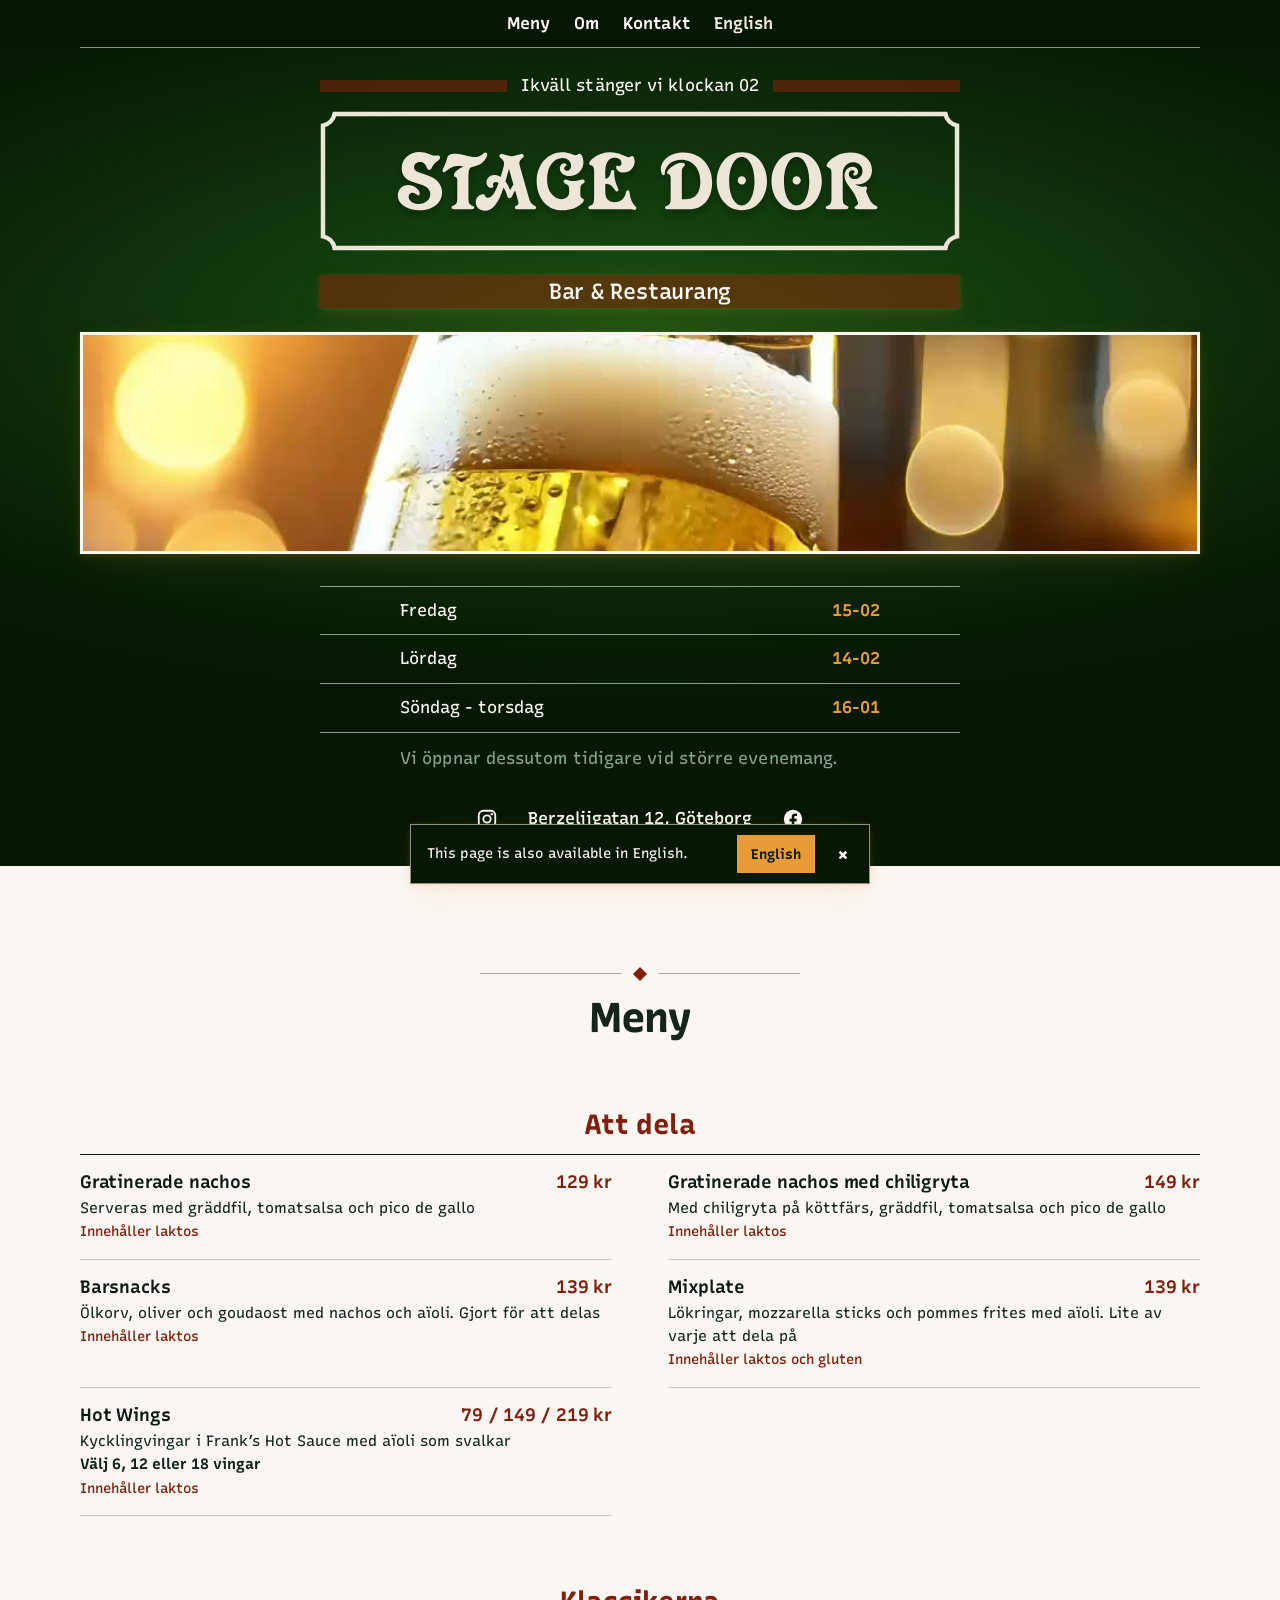
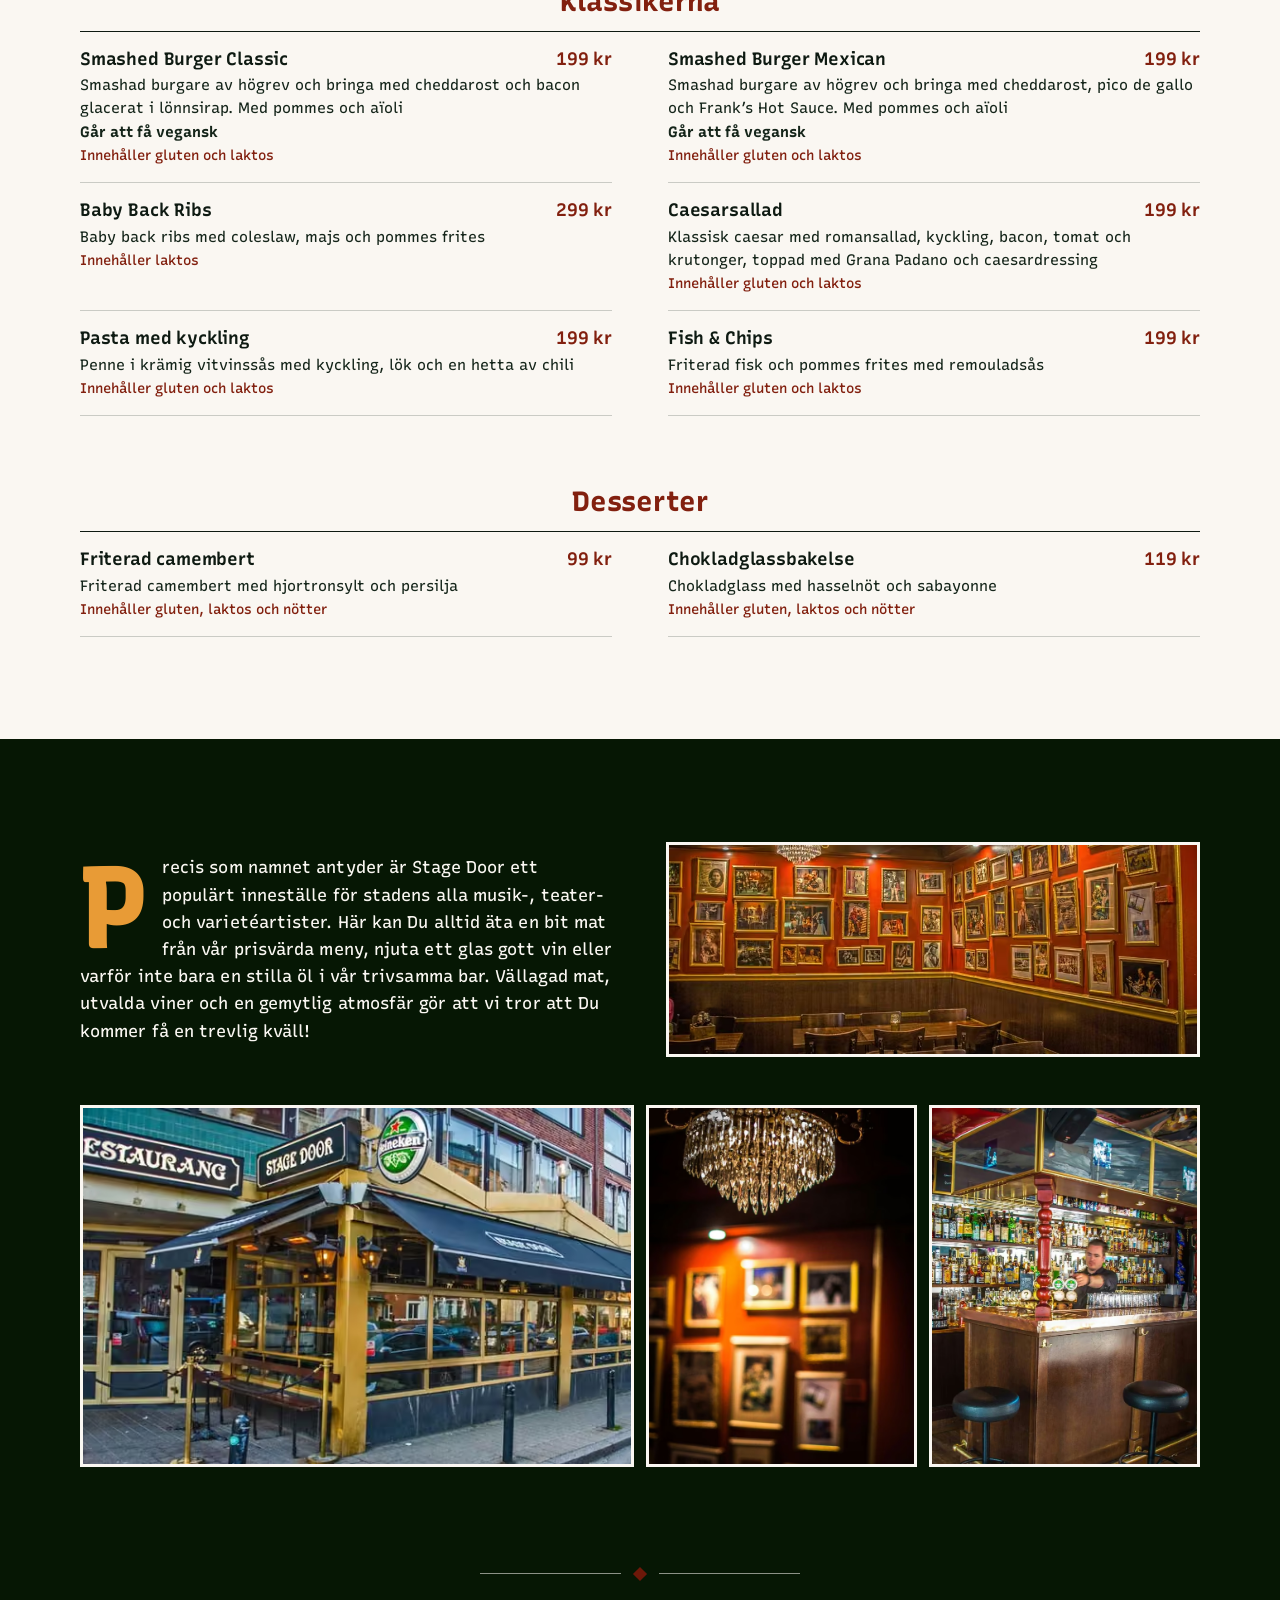
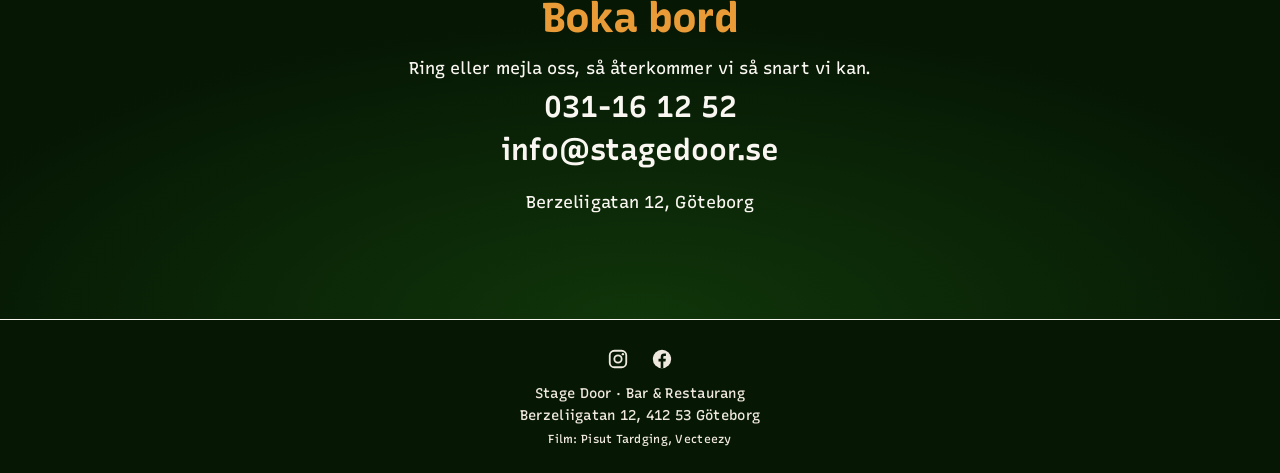
<file: index.html>
<!doctype html>
<html lang="sv">
<head>
<meta charset="utf-8">
<meta name="viewport" content="width=device-width, initial-scale=1">
<title>Stage Door – Bar & restaurang på Berzeliigatan 12, Göteborg</title>
<meta name="description" content="Bar och restaurang på Berzeliigatan 12 i Göteborg. Vällagad mat från en prisvärd meny, utvalda viner och en stilla öl i baren. Öppet alla dagar, tidigare vid större evenemang.">
<link rel="canonical" href="https://joachimjohansson.github.io/stage/">
<link rel="alternate" hreflang="sv" href="https://joachimjohansson.github.io/stage/">
<link rel="alternate" hreflang="en" href="https://joachimjohansson.github.io/stage/en.html">
<meta name="theme-color" content="#061704">
<link rel="icon" type="image/png" sizes="32x32" href="ikoner/favicon-32.png">
<link rel="icon" type="image/png" sizes="48x48" href="ikoner/favicon-48.png">
<link rel="apple-touch-icon" href="ikoner/apple-touch-icon.png">
<link rel="manifest" href="site.webmanifest">
<meta property="og:type" content="website">
<meta property="og:locale" content="sv_SE">
<meta property="og:site_name" content="Stage Door">
<meta property="og:title" content="Stage Door – Bar & restaurang på Berzeliigatan 12, Göteborg">
<meta property="og:description" content="Vällagad mat, utvalda viner och en gemytlig atmosfär. Öppet alla dagar.">
<meta property="og:url" content="https://joachimjohansson.github.io/stage/">
<meta property="og:image" content="https://joachimjohansson.github.io/stage/original/bilder/untitled-hdr2.jpg">
<meta property="og:image:width" content="1200">
<meta property="og:image:height" content="476">
<meta name="twitter:card" content="summary_large_image">
<script type="application/ld+json">
{"@context":"https://schema.org","@type":["BarOrPub","Restaurant"],"name":"Stage Door","url":"https://joachimjohansson.github.io/stage/","image":"https://joachimjohansson.github.io/stage/original/bilder/untitled-hdr2.jpg","telephone":"+46 31 16 12 52","sameAs":["https://www.instagram.com/stagedoorgbg/","https://www.facebook.com/profile.php?id=100066785814787"],"email":"info@stagedoor.se","hasMenu":"https://joachimjohansson.github.io/stage/#meny","acceptsReservations":true,
"address":{"@type":"PostalAddress","streetAddress":"Berzeliigatan 12","postalCode":"412 53","addressLocality":"Göteborg","addressCountry":"SE"},
"openingHoursSpecification":[{"@type":"OpeningHoursSpecification","dayOfWeek":["Sunday","Monday","Tuesday","Wednesday","Thursday"],"opens":"16:00","closes":"01:00"},{"@type":"OpeningHoursSpecification","dayOfWeek":"Friday","opens":"15:00","closes":"02:00"},{"@type":"OpeningHoursSpecification","dayOfWeek":"Saturday","opens":"14:00","closes":"02:00"}]}
</script>
<link rel="preconnect" href="https://fonts.googleapis.com">
<link rel="preconnect" href="https://fonts.gstatic.com" crossorigin>
<link href="https://fonts.googleapis.com/css2?family=Recursive:slnt,wght,CASL@-15..0,300..1000,0..1&display=swap" rel="stylesheet">
<link rel="stylesheet" href="style.css?v=8">
</head>
<body>
<header class="topp"><div class="wrap"><nav aria-label="Huvudmeny"><a href="#meny">Meny</a><a href="#om">Om</a><a href="#kontakt">Kontakt</a><a class="sprak" href="en.html" lang="en" hreflang="en">English</a></nav></div></header>
<main>
  <div class="poster">
    <div class="bubblor" aria-hidden="true"></div>
    <div class="wrap">
      <p class="tonight" id="tonight" role="status">Öppet i kväll</p>
      <h1 class="logo"><svg viewBox="0 0 430 94" role="img" aria-label="Stage Door"><!-- Ramen ritad efter originalets mått: 3 px linje, 2 px in från kanten, hörnen urgröpta med radie 10 från hörnpunkten. Orden står på originalets x-lägen 51 och 229. --><defs><filter id="logo-mjuk" x="-20%" y="-40%" width="140%" height="180%"><feGaussianBlur stdDeviation="2.5"/></filter><path id="logo-ram" d="M9.8 2H420.2A10 10 0 0 0 428 9.8V84.2A10 10 0 0 0 420.2 92H9.8A10 10 0 0 0 2 84.2V9.8A10 10 0 0 0 9.8 2Z"/><path id="logo-bokstaver" d="M82.03 54.64C82.03 51.83 80.94 49.14 78.99 47.13C77.21 45.3 75.09 44.09 71.07 42.83L67.23 41.57C64.25 40.59 63.22 39.62 63.22 37.84C63.22 35.83 64.88 34.29 67.06 34.29C69.41 34.29 70.84 35.55 72.05 38.53C72.39 39.33 72.74 39.56 73.48 39.56C74.17 39.56 74.46 39.33 74.91 38.53C75.89 36.46 76.86 35.2 78.36 34.06L79.96 32.74C80.48 32.28 80.71 31.88 80.71 31.36C80.71 30.5 80.19 29.93 79.45 29.93C79.22 29.93 78.87 29.98 78.53 29.98C78.13 30.04 77.78 30.04 77.44 30.04C76.12 30.04 76 30.04 73.25 28.95C71.24 28.15 68.84 27.63 66.77 27.63C60 27.63 54.9 32.34 54.9 38.59C54.9 41.51 55.93 43.86 58.05 45.53C59.43 46.62 61.21 47.42 64.94 48.51C68.38 49.48 69.75 50.06 71.19 50.92C73.02 52.06 74.11 53.78 74.11 55.73C74.11 59.46 70.67 62.5 66.43 62.5C62.58 62.5 59.55 60.32 59.55 57.57C59.55 56.08 60.63 54.87 62.07 54.87C62.93 54.87 63.85 55.28 64.71 55.91C65.68 56.65 65.74 56.71 66.08 56.71C66.6 56.71 67 56.19 67 55.5C67 52.75 62.99 49.77 59.26 49.77C55.3 49.77 52.26 52.81 52.26 56.82C52.26 62.56 58.51 66.75 67.12 66.75C75.89 66.75 82.03 61.76 82.03 54.64ZM96.42 37.21C92.64 38.93 89.94 41.34 89.94 43.12C89.94 43.69 90.17 43.92 90.8 44.15C91.83 44.49 92.23 45.12 92.23 46.5V57.34C92.23 62.1 92.01 62.56 89.2 63.82C88.62 64.05 88.39 64.34 88.39 64.91C88.39 65.66 88.91 66 90.17 66H101.75C103.07 66 103.59 65.66 103.59 64.91C103.59 64.34 103.36 64.05 102.79 63.82C100.09 62.62 99.75 62.04 99.75 58.09V57.34V46.62C99.75 46.27 99.75 45.81 99.75 45.18C99.75 43.58 99.75 42.89 99.8 42.26C99.86 40.36 100.15 39.22 100.72 38.53C101.24 37.9 101.41 37.84 104.51 36.92C107.15 36.18 108.87 35.09 110.36 33.37C111.56 31.88 112.42 30.21 112.42 29.18C112.42 28.44 111.85 27.86 111.05 27.86C110.59 27.86 110.24 28.09 109.55 28.72C107.95 30.27 106.17 30.96 103.93 30.96C102.73 30.96 101.53 30.73 99.4 30.21C96.48 29.47 95.91 29.35 95.22 29.18C93.78 28.89 92.46 28.78 91.14 28.78C87.3 28.78 86.1 29.41 85.41 31.82C84.89 33.71 84.32 35.26 83.63 36.81C82.43 39.39 82.31 39.62 82.31 40.08C82.31 40.65 82.83 41.17 83.4 41.17C83.69 41.17 84.03 41 84.38 40.71L85.75 39.56C87.88 37.73 90.06 36.87 92.29 36.87C93.61 36.87 94.99 36.98 96.42 37.21ZM123.32 51.32C124.41 52.98 125.27 54.87 125.84 57.05C126.13 58.14 126.59 58.54 127.45 58.54C128.14 58.54 128.65 58.2 129 57.34L129.57 56.19C130.03 55.05 130.43 54.36 131.12 53.38L133.07 60.32C133.18 60.84 133.3 61.47 133.3 61.87C133.3 62.62 132.9 63.13 132.15 63.53C131.12 64.05 130.89 64.28 130.89 64.91C130.89 65.71 131.35 66 132.44 66H143.16H143.68C144.82 65.94 145.17 65.66 145.17 64.8C145.17 64.22 144.94 63.99 144.19 63.59C142.01 62.56 141.15 61.35 140.18 57.86L134.5 37.84C134.1 36.46 133.99 35.72 133.99 35.03C133.99 33.77 134.5 32.85 135.82 31.76C136.68 31.07 136.91 30.67 136.91 30.16C136.91 29.41 136.34 28.84 135.53 28.84C134.96 28.84 134.67 28.95 133.07 29.47C131.4 30.04 130.09 30.33 128.88 30.33C127.79 30.33 126.01 29.98 124.87 29.64L123.2 29.07C122.8 28.95 122.34 28.84 122 28.84C121.2 28.84 120.51 29.47 120.51 30.21C120.51 30.73 120.79 31.13 121.6 31.76C123.09 32.97 123.66 33.88 123.66 35.38C123.66 36.64 123.26 38.13 121.48 43.81L121.37 44.32C119.76 43.29 118.62 42.95 117.18 42.95C114.2 42.95 111.85 45.18 111.85 47.99C111.85 50 113.22 51.55 114.95 51.55C115.81 51.55 116.49 51.2 116.49 50.69C116.49 50.57 116.49 50.46 116.44 50.29C116.21 49.66 116.21 49.6 116.21 49.31C116.21 48.39 117.01 47.65 118.04 47.65C118.73 47.65 119.25 47.82 119.99 48.16C117.64 55.16 115.4 58.26 112.71 58.26C111.85 58.26 111.22 57.86 110.93 57.11L110.76 56.54C110.59 56.08 110.13 55.85 109.44 55.85C106.74 55.85 104.62 58.32 104.62 61.35C104.62 64.62 107.15 67.03 110.7 67.03C115.81 67.03 119.88 62.1 123.15 51.83ZM129.97 49.48C129.11 50.57 128.77 51.15 127.96 52.81L127.73 53.27C126.59 50.4 125.9 49.08 124.58 47.42C124.81 46.62 124.87 46.27 125.38 44.49L126.07 42.09L126.76 39.68C126.76 39.62 126.82 39.33 126.93 38.82ZM174.99 51.95C174.99 50.52 175.33 49.77 176.37 49.02L177.28 48.34C177.63 48.11 177.86 47.65 177.86 47.3C177.86 46.62 177.28 46.04 176.6 46.04C176.25 46.04 175.79 46.1 175.22 46.27C173.33 46.9 172.07 47.07 170.52 47.07C169.31 47.07 168.17 46.96 167.13 46.62C166.16 46.27 165.36 46.1 164.95 46.1C164.27 46.1 163.64 46.73 163.64 47.42C163.64 47.99 163.98 48.39 164.84 48.8C167.02 49.77 167.42 50.46 167.42 53.04C167.42 55.1 167.25 56.14 166.67 57.05C165.87 58.32 164.04 59.23 162.03 59.23C159.68 59.23 157.27 57.91 155.49 55.62C153.48 53.15 152.57 49.94 152.57 45.81C152.57 37.55 156.93 31.65 162.95 31.65C166.16 31.65 168.74 33.94 168.74 36.75C168.74 38.64 167.48 40.14 165.93 40.14C164.84 40.14 163.98 39.45 163.98 38.47C163.98 37.96 164.27 37.5 164.84 37.15C165.47 36.81 165.59 36.64 165.59 36.24C165.59 35.6 164.95 35.09 164.09 35.09C162.49 35.09 161.17 36.69 161.17 38.59C161.17 41.57 163.92 43.69 167.65 43.69C172.93 43.69 177 39.62 177 34.4C177 31.59 175.68 28.67 174.42 28.67C174.02 28.67 173.96 28.67 173.21 29.18C172.75 29.53 172.18 29.7 171.66 29.7C171.21 29.7 170.98 29.64 168.97 28.89C166.85 28.03 164.78 27.69 162.72 27.69C152.97 27.69 145.57 36.06 145.57 47.19C145.57 52.64 147.29 57.63 150.39 61.24C153.6 64.91 157.79 66.75 163.18 66.75C167.94 66.75 172.41 65.25 175.28 62.73C176.54 61.58 177.28 60.55 177.28 59.75C177.28 59.35 177.06 59.12 176.54 58.83C175.22 58.2 174.93 57.63 174.93 55.45ZM191.68 48.85C194.66 49.08 195.92 49.83 197.7 52.41C198.73 53.9 198.85 54.07 199.42 54.07C200.05 54.07 200.57 53.61 200.57 52.98C200.57 52.75 200.45 52.47 200.34 52.18L199.59 50.46C198.39 47.59 197.59 44.09 197.64 41.63L197.7 40.77C197.7 40.08 197.36 39.68 196.73 39.68C196.04 39.68 195.64 40.14 195.41 41.17C194.66 44.32 193.8 45.24 191.68 45.47V42.2C191.68 38.36 191.97 36.41 192.71 34.86C193.74 32.68 195.58 31.48 197.99 31.48C200.63 31.48 202.58 32.97 202.58 34.97C202.58 36.12 201.89 37.04 200.91 37.04C200.8 37.04 200.63 36.98 200.51 36.98L200 36.81C199.88 36.75 199.77 36.75 199.71 36.75C199.25 36.75 198.96 37.1 198.96 37.61C198.96 39.68 201.26 41.4 203.9 41.4C208.08 41.4 211.41 38.13 211.41 34C211.41 31.93 210.66 30.16 209.74 30.16C209.63 30.16 209.46 30.16 209.4 30.21L208.83 30.56C208.37 30.84 207.79 31.02 207.16 31.02C206.48 31.02 206.3 30.96 203.55 29.81C200.05 28.26 197.99 27.75 195.18 27.75C190.93 27.75 186.86 29.07 183.65 31.53C181.82 32.97 180.84 34.23 180.84 35.26C180.84 35.78 181.07 36.06 181.7 36.24C183.71 36.92 184.17 37.78 184.17 41V56.37C184.17 61.76 183.88 62.56 181.76 63.42C180.55 63.94 180.32 64.16 180.32 64.85C180.32 65.66 180.78 66 181.93 66H206.82H207.57C209.06 66 209.86 66.11 210.83 66.4C211.06 66.52 211.29 66.52 211.47 66.52C212.04 66.52 212.61 65.89 212.61 65.25C212.61 64.8 212.44 64.57 211.52 63.59C209.57 61.58 208.31 58.37 207.97 54.7C207.85 53.78 207.51 53.33 206.82 53.33C206.13 53.33 205.79 53.78 205.44 55.28C204.53 59.18 202 61.24 198.05 61.24C194.38 61.24 192.14 59.29 191.79 55.91C191.74 55.16 191.68 53.78 191.68 53.15ZM243.11 59.29V41.22C243.11 38.93 243.34 38.3 244.48 37.21C245 36.75 245.17 36.46 245.17 36.06C245.17 35.32 244.48 34.8 243.34 34.8C241.04 34.8 238.41 35.83 236.11 37.67C234.33 39.05 233.19 40.59 233.19 41.51C233.19 42.03 233.47 42.31 234.39 42.66C235.42 43.06 235.6 43.52 235.6 45.93V58.37C235.6 61.99 235.14 62.79 232.73 63.76C232.1 63.99 231.87 64.34 231.87 64.85C231.87 65.77 232.21 66 233.7 66H248.1C257.45 66 263.47 58.89 263.47 47.82C263.47 36.29 255.38 27.92 244.14 27.92C235.65 27.92 229 32.91 229 39.16C229 41.34 229.86 43.12 230.84 43.12C231.29 43.12 231.58 42.83 231.64 42.31L231.75 41.22C232.21 36.29 236.86 32.68 242.76 32.68C250.51 32.68 255.55 38.53 255.55 47.42C255.55 52.52 253.95 56.25 251.02 58.03C249.59 58.89 247.93 59.29 245.52 59.29ZM266.51 47.19C266.51 52.18 268.11 57.05 270.98 60.67C274.13 64.68 278.21 66.63 283.43 66.63C288.7 66.63 292.77 64.68 295.93 60.67C298.74 57.05 300.34 52.18 300.34 47.19C300.34 42.2 298.74 37.33 295.93 33.77C292.77 29.7 288.7 27.75 283.43 27.75C278.21 27.75 274.13 29.7 270.98 33.77C268.11 37.33 266.51 42.2 266.51 47.19ZM274.94 47.19C274.94 37.78 278.49 30.96 283.43 30.96C288.36 30.96 291.91 37.78 291.91 47.19C291.91 56.65 288.36 63.42 283.43 63.42C278.49 63.42 274.94 56.59 274.94 47.19ZM286.18 46.62C286.18 45.07 284.97 43.81 283.43 43.81C281.88 43.81 280.67 45.07 280.67 46.62C280.67 48.11 281.88 49.31 283.43 49.31C284.97 49.31 286.18 48.11 286.18 46.62ZM303.33 47.19C303.33 52.18 304.93 57.05 307.8 60.67C310.95 64.68 315.02 66.63 320.24 66.63C325.52 66.63 329.59 64.68 332.75 60.67C335.56 57.05 337.16 52.18 337.16 47.19C337.16 42.2 335.56 37.33 332.75 33.77C329.59 29.7 325.52 27.75 320.24 27.75C315.02 27.75 310.95 29.7 307.8 33.77C304.93 37.33 303.33 42.2 303.33 47.19ZM311.76 47.19C311.76 37.78 315.31 30.96 320.24 30.96C325.18 30.96 328.73 37.78 328.73 47.19C328.73 56.65 325.18 63.42 320.24 63.42C315.31 63.42 311.76 56.59 311.76 47.19ZM323 46.62C323 45.07 321.79 43.81 320.24 43.81C318.7 43.81 317.49 45.07 317.49 46.62C317.49 48.11 318.7 49.31 320.24 49.31C321.79 49.31 323 48.11 323 46.62ZM359.53 49.25C360.04 49.31 360.39 49.31 360.68 49.31C366.64 49.31 370.88 45.3 370.88 39.73C370.88 32.68 364.98 27.8 356.2 27.8C351.38 27.8 347.26 29.24 343.81 32.16C341.64 34 340.37 35.66 340.37 36.69C340.37 37.33 340.66 37.61 341.46 37.9C343.18 38.41 343.64 39.22 343.64 41.97V57.4C343.64 62.1 343.41 62.56 340.55 63.82C339.97 64.05 339.8 64.34 339.8 64.91C339.8 65.66 340.32 66 341.58 66H353.22C354.54 66 355 65.66 355 64.91C355 64.34 354.83 64.05 354.25 63.82C351.38 62.56 351.21 62.1 351.21 57.34V42.89C351.21 40.65 351.44 39.33 352.13 38.07C353.28 35.78 355.57 34.4 358.27 34.4C361.94 34.4 364.52 36.87 364.52 40.31C364.52 43.4 362.22 45.76 359.18 45.76C356.95 45.76 355.28 44.32 355.28 42.37C355.28 41 356.37 39.85 357.75 39.85C358.55 39.85 359.13 40.31 359.13 41C359.13 41.28 359.07 41.34 358.67 41.68C358.38 41.91 358.27 42.14 358.27 42.43C358.27 42.89 358.78 43.29 359.47 43.29C360.62 43.29 361.59 42.2 361.59 40.82C361.59 38.87 359.87 37.38 357.69 37.38C354.71 37.38 352.42 40.02 352.42 43.4C352.42 44.78 352.7 46.16 353.45 47.59C353.91 48.57 354.25 49.02 356.26 51.66C358.5 54.53 359.59 56.42 360.9 59.81C361.36 61.01 361.54 61.53 361.54 61.99C361.54 62.73 361.08 63.25 360.16 63.65C359.41 64.05 359.18 64.34 359.18 64.85C359.18 65.71 359.7 66 361.31 66H372.32H372.83C374.04 66 374.5 65.66 374.5 64.85C374.5 64.39 374.27 63.99 373.81 63.82L373.06 63.48C370.83 62.5 369.68 60.84 367.56 55.68C367.1 54.59 366.98 54.24 366.98 53.9C366.98 53.61 367.04 53.44 367.27 52.81C367.44 52.35 367.5 52.06 367.5 51.83C367.5 51.2 367.1 50.8 366.35 50.8C366.12 50.8 365.78 50.8 365.38 50.86C364.98 50.86 364.63 50.92 364.35 50.92C362.51 50.92 360.73 50.29 359.53 49.25Z"/><clipPath id="logo-inom"><use href="#logo-ram"/></clipPath></defs><!-- En svag skugga under bokstäverna, innanför ramen. STAGE DOOR är ritade former ur VictorianStd (x 51 och 229, baslinje 66, 57,35 px, med typsnittets kerning), inte text: Safari på iPhone tappade mellanrummet när orden var text --><g clip-path="url(#logo-inom)"><use href="#logo-bokstaver" fill="#020a03" opacity=".35" filter="url(#logo-mjuk)" transform="translate(0 2.5)"/></g><use href="#logo-ram" fill="none" stroke="#EDE6D6" stroke-width="3"/><use href="#logo-bokstaver" fill="#EDE6D6"/></svg></h1>
      <p class="band">Bar & Restaurang</p>
      <div class="photo">
        <video width="960" height="540" muted loop playsinline preload="auto" poster="bilder/hallning-loop.jpg" src="bilder/hallning-loop.mp4" aria-label="Öl som hälls upp i ett glas"></video>
        <button class="paus" type="button"><span class="visuellt-dold">Pausa rörelse</span></button>
      </div>
      <div class="tider">
      <div class="bill">
        <div data-days="0 1 2 3 4"><small>Söndag - torsdag</small><b data-oppnar="16" data-stanger="01">16-01</b></div>
        <div data-days="5"><small>Fredag</small><b data-oppnar="15" data-stanger="02">15-02</b></div>
        <div data-days="6"><small>Lördag</small><b data-oppnar="14" data-stanger="02">14-02</b></div>
      </div>
      <p class="early" id="early">Vi öppnar dessutom tidigare vid större evenemang.</p>
      </div>
      <p class="address"><span class="sociala"><a href="https://www.instagram.com/stagedoorgbg/" aria-label="Stage Door på Instagram"><svg viewBox="0 0 24 24" aria-hidden="true"><rect x="3" y="3" width="18" height="18" rx="5" fill="none" stroke="currentColor" stroke-width="2"/><circle cx="12" cy="12" r="4" fill="none" stroke="currentColor" stroke-width="2"/><circle cx="17.3" cy="6.7" r="1.3" fill="currentColor"/></svg></a></span><a href="https://www.google.com/maps/search/?api=1&amp;query=Berzeliigatan+12+G%C3%B6teborg">Berzeliigatan 12, Göteborg</a><span class="sociala"><a href="https://www.facebook.com/profile.php?id=100066785814787" aria-label="Stage Door på Facebook"><svg viewBox="0 0 24 24" aria-hidden="true"><circle cx="12" cy="12" r="10" fill="currentColor"/><path d="M13.4 21.9v-7.3h2.4l.4-2.8h-2.8V10c0-.8.2-1.4 1.4-1.4h1.5V6.1c-.3 0-1.1-.1-2.1-.1-2.1 0-3.6 1.3-3.6 3.7v2.1H8.2v2.8h2.4v7.2" fill="var(--flaska)"/></svg></a></span></p>
    </div>
  </div>

  <section id="meny" class="programme">
    <div class="wrap">
      <div class="title">
        <div class="ornament"><span></span></div>
        <h2>Meny</h2>
      </div>
      <div id="matsedel">
        <div class="act"><h3>Att dela</h3><div class="cols">
          <div class="dish"><div class="dish-head"><b>Gratinerade nachos</b><span class="price">129 kr</span></div>
            <p>Serveras med gräddfil, tomatsalsa och pico de gallo<br><span class="allergener">Innehåller laktos</span></p></div>
          <div class="dish"><div class="dish-head"><b>Gratinerade nachos med chiligryta</b><span class="price">149 kr</span></div>
            <p>Med chiligryta på köttfärs, gräddfil, tomatsalsa och pico de gallo<br><span class="allergener">Innehåller laktos</span></p></div>
          <div class="dish"><div class="dish-head"><b>Barsnacks</b><span class="price">139 kr</span></div>
            <p>Ölkorv, oliver och goudaost med nachos och aïoli. Gjort för att delas<br><span class="allergener">Innehåller laktos</span></p></div>
          <div class="dish"><div class="dish-head"><b lang="en">Mixplate</b><span class="price">139 kr</span></div>
            <p>Lökringar, mozzarella sticks och pommes frites med aïoli. Lite av varje att dela på<br><span class="allergener">Innehåller laktos och gluten</span></p></div>
          <div class="dish"><div class="dish-head"><b lang="en">Hot Wings</b><span class="price">79 / 149 / 219 kr</span></div>
            <p>Kycklingvingar i Frank’s Hot Sauce med aïoli som svalkar<br><strong>Välj 6, 12 eller 18 vingar</strong><br><span class="allergener">Innehåller laktos</span></p></div>
        </div></div>
        <div class="act"><h3>Klassikerna</h3><div class="cols">
          <div class="dish"><div class="dish-head"><b lang="en">Smashed Burger Classic</b><span class="price">199 kr</span></div>
            <p>Smashad burgare av högrev och bringa med cheddarost och bacon glacerat i lönnsirap. Med pommes och aïoli<br><strong>Går att få vegansk</strong><br><span class="allergener">Innehåller gluten och laktos</span></p></div>
          <div class="dish"><div class="dish-head"><b lang="en">Smashed Burger Mexican</b><span class="price">199 kr</span></div>
            <p>Smashad burgare av högrev och bringa med cheddarost, pico de gallo och Frank’s Hot Sauce. Med pommes och aïoli<br><strong>Går att få vegansk</strong><br><span class="allergener">Innehåller gluten och laktos</span></p></div>
          <div class="dish"><div class="dish-head"><b lang="en">Baby Back Ribs</b><span class="price">299 kr</span></div>
            <p>Baby back ribs med coleslaw, majs och pommes frites<br><span class="allergener">Innehåller laktos</span></p></div>
          <div class="dish"><div class="dish-head"><b>Caesarsallad</b><span class="price">199 kr</span></div>
            <p>Klassisk caesar med romansallad, kyckling, bacon, tomat och krutonger, toppad med Grana Padano och caesardressing<br><span class="allergener">Innehåller gluten och laktos</span></p></div>
          <div class="dish"><div class="dish-head"><b>Pasta med kyckling</b><span class="price">199 kr</span></div>
            <p>Penne i krämig vitvinssås med kyckling, lök och en hetta av chili<br><span class="allergener">Innehåller gluten och laktos</span></p></div>
          <div class="dish"><div class="dish-head"><b lang="en">Fish &amp; Chips</b><span class="price">199 kr</span></div>
            <p>Friterad fisk och pommes frites med remouladsås<br><span class="allergener">Innehåller gluten och laktos</span></p></div>
        </div></div>
        <div class="act"><h3>Desserter</h3><div class="cols">
          <div class="dish"><div class="dish-head"><b>Friterad camembert</b><span class="price">99 kr</span></div>
            <p>Friterad camembert med hjortronsylt och persilja<br><span class="allergener">Innehåller gluten, laktos och nötter</span></p></div>
          <div class="dish"><div class="dish-head"><b>Chokladglassbakelse</b><span class="price">119 kr</span></div>
            <p>Chokladglass med hasselnöt och sabayonne<br><span class="allergener">Innehåller gluten, laktos och nötter</span></p></div>
        </div></div>
      </div>
    </div>
  </section>

  <section id="om" aria-labelledby="om-rubrik">
    <h2 id="om-rubrik" class="visuellt-dold">Om Stage Door</h2>
    <div class="wrap about">
      <p>Precis som namnet antyder är Stage Door ett populärt inneställe för stadens alla musik-, teater- och varietéartister. Här kan Du alltid äta en bit mat från vår prisvärda meny, njuta ett glas gott vin eller varför inte bara en stilla öl i vår trivsamma bar. Vällagad mat, utvalda viner och en gemytlig atmosfär gör att vi tror att Du kommer få en trevlig kväll!</p>
      <picture><source srcset="bilder/untitled-hdr2-800.avif 800w, bilder/untitled-hdr2.avif 1200w" sizes="(min-width:761px) 50vw, 100vw" type="image/avif"><img src="original/bilder/untitled-hdr2.jpg" alt="Matsalen på Stage Door med väggar fulla av inramade artistporträtt" width="1200" height="476" loading="lazy" decoding="async"></picture>
    </div>
    <div class="wrap gallery" style="margin-top:clamp(28px,4vw,48px)">
      <picture><source srcset="bilder/untitled-panorama2-800.avif 800w, bilder/untitled-panorama2.avif 1200w" sizes="(min-width:761px) 50vw, 100vw" type="image/avif"><img src="original/bilder/untitled-panorama2.jpg" alt="Fasaden med uteservering på Berzeliigatan" width="1200" height="563" loading="lazy" decoding="async"></picture>
      <picture><source srcset="bilder/dsc-7310.avif" type="image/avif"><img src="original/bilder/dsc-7310.jpg" alt="Kristallkrona framför porträttväggen" width="1067" height="1600" loading="lazy" decoding="async"></picture>
      <picture><source srcset="bilder/dsc-7087.avif" type="image/avif"><img src="original/bilder/dsc-7087.jpg" alt="Bardisken med barstolar" width="820" height="1600" loading="lazy" decoding="async"></picture>
    </div>
  </section>

  <!-- Kranen är gömd tills öllistan finns -->
  <section id="kranen" hidden>
    <div class="wrap taps">
      <div class="blank">
        <span class="tag caps">Platshållare – öllista från Stage Door</span>
        <h2 style="font-family:var(--f);font-size:var(--size-h2);font-weight:var(--w-h2);line-height:1;letter-spacing:var(--t-h2);margin-bottom:12px">Från kranen</h2>
        <ol aria-label="Öllista saknas ännu"><li>Kran 1</li><li>Kran 2</li><li>Kran 3</li><li>Kran 4</li></ol>
      </div>
      <picture><source srcset="bilder/dsc-7286.avif" type="image/avif"><img src="original/bilder/dsc-7286.jpg" alt="Ölkranar i mässing" width="1200" height="800" loading="lazy" decoding="async"></picture>
    </div>
  </section>

  <section id="kontakt" class="boxoffice">
    <div class="wrap">
      <div class="ornament"><span></span></div>
      <h2 style="font-family:var(--f);font-size:var(--size-h1);font-weight:var(--w-h1);line-height:1;letter-spacing:var(--t-h1);color:var(--gold-light)">Boka bord</h2>
      <p style="margin-top:16px">Ring eller mejla oss, så återkommer vi så snart vi kan.</p>
      <a class="big" href="tel:+4631161252">031-16 12 52</a>
      <a class="big" href="mailto:info@stagedoor.se">info@stagedoor.se</a>
      <p style="margin-top:20px"><a class="addr" href="https://www.google.com/maps/search/?api=1&amp;query=Berzeliigatan+12+G%C3%B6teborg">Berzeliigatan 12, Göteborg</a></p>
    </div>
  </section>
</main>
<footer><div class="wrap"><span class="sociala"><a href="https://www.instagram.com/stagedoorgbg/" aria-label="Stage Door på Instagram"><svg viewBox="0 0 24 24" aria-hidden="true"><rect x="3" y="3" width="18" height="18" rx="5" fill="none" stroke="currentColor" stroke-width="2"/><circle cx="12" cy="12" r="4" fill="none" stroke="currentColor" stroke-width="2"/><circle cx="17.3" cy="6.7" r="1.3" fill="currentColor"/></svg></a><a href="https://www.facebook.com/profile.php?id=100066785814787" aria-label="Stage Door på Facebook"><svg viewBox="0 0 24 24" aria-hidden="true"><circle cx="12" cy="12" r="10" fill="currentColor"/><path d="M13.4 21.9v-7.3h2.4l.4-2.8h-2.8V10c0-.8.2-1.4 1.4-1.4h1.5V6.1c-.3 0-1.1-.1-2.1-.1-2.1 0-3.6 1.3-3.6 3.7v2.1H8.2v2.8h2.4v7.2" fill="var(--flaska)"/></svg></a></span>Stage Door · Bar & Restaurang<br>Berzeliigatan 12, 412 53 Göteborg<br><small>Film: <a href="https://www.vecteezy.com/video/47658512-pouring-beer-with-foamy-head-in-glass">Pisut Tardging, Vecteezy</a></small></div></footer>

<script src="oppet.js"></script>
<script>
let events = [];
const earlyDefault = early.textContent;
// Texterna som skrivs av skriptet, på sidans språk
// Engelska tider i amerikanskt 12-timmarsformat: "13" blir "1 PM", "15:15" blir "3:15 PM"
const ampm = t => { const [h, m] = String(t).split(":"), n = +h % 24; return `${n % 12 || 12}${m && m !== "00" ? ":" + m : ""} ${n < 12 ? "AM" : "PM"}`; };
const T = document.documentElement.lang === "en" ? {
  dag: (d, v) => d === 0 ? "Today" : d === 1 ? "Tomorrow" : `This ${["Sunday", "Monday", "Tuesday", "Wednesday", "Thursday", "Friday", "Saturday"][v]}`,
  oppnar: (dag, h) => `${dag} we open at ${ampm(h)}`,
  oppetFran: h => `Today we're open from ${ampm(h)}`,
  tidigareIdag: "We open early today",
  evenemang: (titel, tid) => `${titel.replace(" - ", " vs ")}, ${ampm(tid)} at Scandinavium`,
  stanger: h => `Tonight we close at ${ampm(h)}`,
  oppnarIdag: h => `Today we open at ${ampm(h)}`,
  intervall: (o, c) => `${ampm(o)} – ${ampm(c)}`,
  intervallTal: (o, c) => `${ampm(o)} to ${ampm(c)}`,
  pausa: "Pause motion", spela: "Play motion",
} : {
  dag: (d, v) => d === 0 ? "Idag" : d === 1 ? "I morgon" : `Nu på ${["söndag", "måndag", "tisdag", "onsdag", "torsdag", "fredag", "lördag"][v]}`,
  oppnar: (dag, h) => `${dag} öppnar vi klockan ${h}`,
  oppetFran: h => `Idag har vi öppet från ${h}`,
  tidigareIdag: "Vi öppnar tidigare idag",
  evenemang: (titel, tid) => `${titel.replace(" - ", " mot ")}, ${tid.replace(":", ".")} på Scandinavium`,
  stanger: h => `Ikväll stänger vi klockan ${h}`,
  oppnarIdag: h => `Idag öppnar vi klockan ${h}`,
  intervall: (o, c) => `${o}-${c}`,
  intervallTal: (o, c) => `${o} till ${c}`,
  pausa: "Pausa rörelse", spela: "Spela upp rörelse",
};
// Raden i öppettiderna som gäller veckodagen dag (0 = söndag)
const galler = (r, dag) => r.dataset.days.split(" ").includes(String(dag));
function tick() {
  const nu = new Date(), s = stageStatus(nu, events);
  // Nästa tidiga öppning inom en vecka med anledningen under; annars den allmänna meningen
  const tidig = stageNextEarly(nu, events), idagTidig = tidig && tidig.dagar === 0;
  if (tidig) {
    const rad = document.createElement("span"), varfor = document.createElement("small");
    // På själva dagen står öppningstiden redan högst upp, så raden säger något annat
    if (!idagTidig) rad.textContent = T.oppnar(T.dag(tidig.dagar, tidig.veckodag), tidig.opens);
    else if (s.open && s.day === nu.getDay()) rad.textContent = T.oppetFran(tidig.opens);
    else rad.textContent = T.tidigareIdag;
    varfor.textContent = T.evenemang(tidig.event.title, tidig.event.time);
    early.replaceChildren(rad, varfor);
  } else early.textContent = earlyDefault;
  // Stängningstiden ligger alltid efter midnatt, så "ikväll" gäller även efter tolv
  const raden = s.open ? T.stanger(s.closes) : T.oppnarIdag(s.opens);
  if (tonight.textContent !== raden) tonight.textContent = raden;
  // Raden som gäller idag först, sedan resten i veckoordning
  const bill = document.querySelector(".bill");
  const rows = [...bill.children];
  const at = rows.findIndex(r => galler(r, s.day));
  bill.append(...rows.slice(at), ...rows.slice(0, at));
  // Dagens rad visar den tidigare öppningen, övriga rader sina ordinarie tider
  rows.forEach(r => {
    const tid = r.querySelector("b"), c = tid.dataset.stanger;
    const o = idagTidig && galler(r, nu.getDay()) ? tidig.opens : tid.dataset.oppnar;
    const ny = `<span aria-hidden="true">${T.intervall(o, c)}</span><span class="visuellt-dold">${T.intervallTal(o, c)}</span>`;
    if (tid.innerHTML !== ny) tid.innerHTML = ny;
  });
}
tick(); setInterval(tick, 30000);
// Filmen loopar; med minskad rörelse står den still på första bildrutan
const hallning = document.querySelector(".photo video"), paus = document.querySelector(".paus");
// Ett klick på filmen stoppar filmen och bubblorna (WCAG 2.2.2). Klickytan är en osynlig knapp över filmen, så den fungerar även med tangentbord och skärmläsare.
// Knappens text växlar mellan Pausa och Spela upp, därför ingen aria-pressed
function satt_rorelse(pa) {
  document.documentElement.classList.toggle("stilla", !pa);
  paus.lastElementChild.textContent = pa ? T.pausa : T.spela;
  if (pa) hallning.play().catch(() => {}); else hallning.pause();
}
paus.onclick = () => satt_rorelse(document.documentElement.classList.contains("stilla"));
// Följ inställningen för minskad rörelse även om den ändras medan sidan är öppen
const minskad = matchMedia("(prefers-reduced-motion: reduce)");
minskad.addEventListener("change", e => satt_rorelse(!e.matches));
satt_rorelse(!minskad.matches);
// Bubblor som stiger i förstasidans bakgrund, med slumpad storlek, läge och fart
const bubblor = document.querySelector(".bubblor");
for (let i = 0; i < 36; i++) {
  const b = document.createElement("span"), d = 4 + Math.random() * 14;
  b.style.cssText = `width:${d}px;height:${d}px;left:${Math.random() * 100}%;--y:${Math.random() * 95}%;animation-duration:${6 + Math.random() * 8}s;animation-delay:${-Math.random() * 14}s`;
  bubblor.append(b);
}
// Byte av språk behåller platsen: båda sidorna byggs från samma källa, så delarna nedan finns i samma ordning på båda
const DELAR = "section, .act, .dish, .about, .gallery, footer", PLATS = "stagedoor-plats";
const toppH = () => document.querySelector(".topp").offsetHeight;
// Dolda delar (som kranlistan) räknas inte, de saknar läge på sidan
const synligaDelar = () => [...document.querySelectorAll(DELAR)].filter(e => e.getClientRects().length);
document.querySelector(".sprak").addEventListener("click", () => {
  const delar = synligaDelar(), i = delar.findLastIndex(e => e.getBoundingClientRect().top <= toppH() + 1);
  const r = i >= 0 && delar[i].getBoundingClientRect();
  try { sessionStorage.setItem(PLATS, JSON.stringify(i < 0 ? { y: scrollY } : { i, andel: (toppH() - r.top) / r.height })); } catch {}
});
let plats = null;
try { plats = JSON.parse(sessionStorage.getItem(PLATS)); sessionStorage.removeItem(PLATS); } catch {}
if (plats) document.fonts.ready.then(() => {
  const del = plats.y === undefined && synligaDelar()[plats.i];
  if (!del) return scrollTo(0, plats.y || 0);
  const r = del.getBoundingClientRect();
  scrollTo(0, r.top + scrollY - toppH() + Math.min(Math.max(plats.andel, 0), 1) * r.height);
});
// Erbjud andra språket när enhetens språk inte matchar sidan; ingen automatisk omdirigering, så sökmotorer ser båda sidorna
const SPRAKVAL = "stagedoor-sprakval";
function sprakfraga(enhetssprak) {
  const engelskSida = document.documentElement.lang === "en", nordisk = /^(sv|nb|nn|no|da)\b/i.test(enhetssprak || "");
  try { if (localStorage.getItem(SPRAKVAL)) return false; } catch {}
  if (engelskSida ? !/^sv\b/i.test(enhetssprak || "") : nordisk) return false;
  const t = engelskSida ? ["Sidan finns även på svenska.", "Svenska", "Stäng", "Språkval"] : ["This page is also available in English.", "English", "Close", "Language"];
  const ruta = document.createElement("div"), text = document.createElement("p"), byt = document.createElement("button"), stang = document.createElement("button");
  ruta.className = "sprakfraga"; ruta.setAttribute("role", "region"); ruta.setAttribute("aria-label", t[3]);
  ruta.lang = engelskSida ? "sv" : "en";
  text.textContent = t[0]; byt.textContent = t[1]; stang.textContent = "×"; stang.setAttribute("aria-label", t[2]);
  const val = () => { try { localStorage.setItem(SPRAKVAL, "ja"); } catch {} ruta.remove(); };
  byt.onclick = () => { val(); document.querySelector(".sprak").click(); };
  stang.onclick = val;
  ruta.append(text, byt, stang);
  document.body.append(ruta);
  return true;
}
// Den som själv väljer språk i menyraden har gjort sitt val
document.querySelector(".sprak").addEventListener("click", () => { try { localStorage.setItem(SPRAKVAL, "ja"); } catch {} });
sprakfraga((navigator.languages && navigator.languages[0]) || navigator.language);
// Evenemang på Scandinavium hämtas dagligen av scripts/hamta-evenemang.mjs; utan filen gäller ordinarie tider
fetch("evenemang.json").then(r => r.ok ? r.json() : { events: [] }).then(d => { events = d.events || []; tick(); }).catch(() => {});
</script>
</body>
</html>
</file>
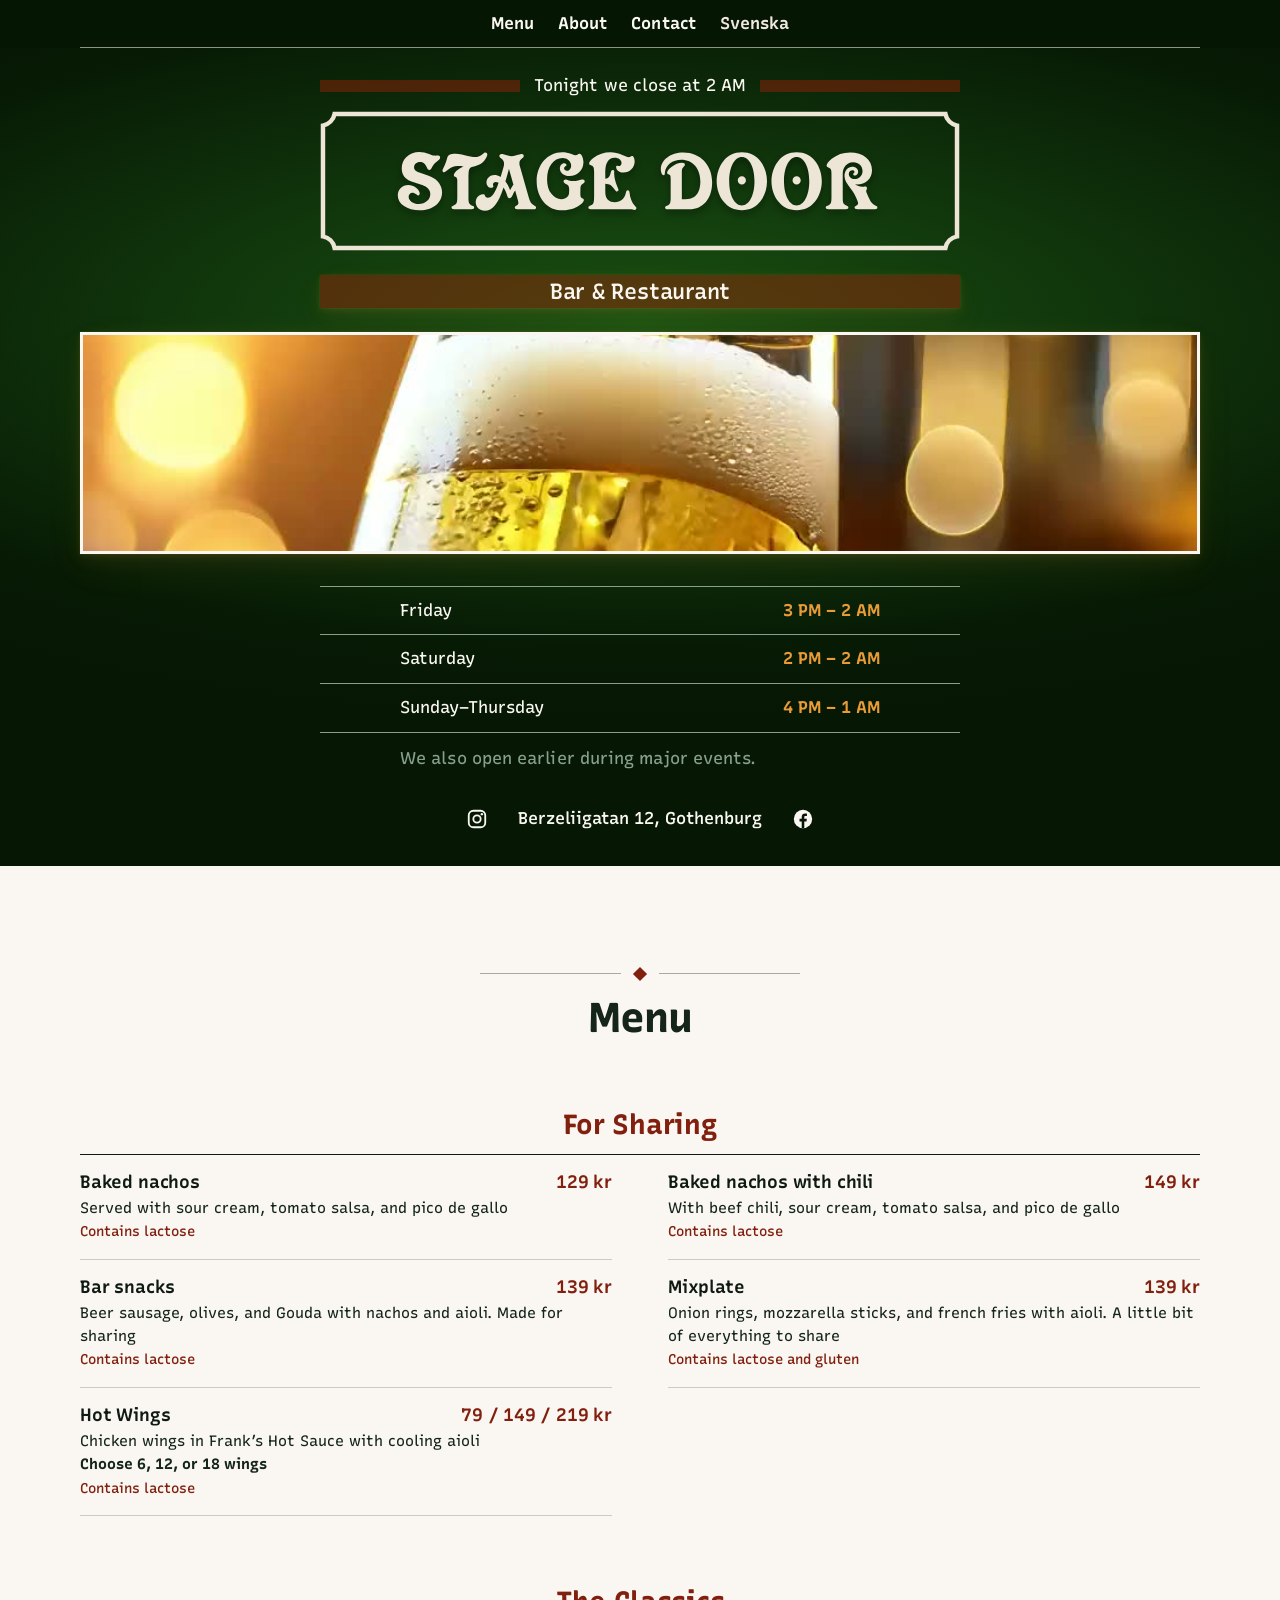
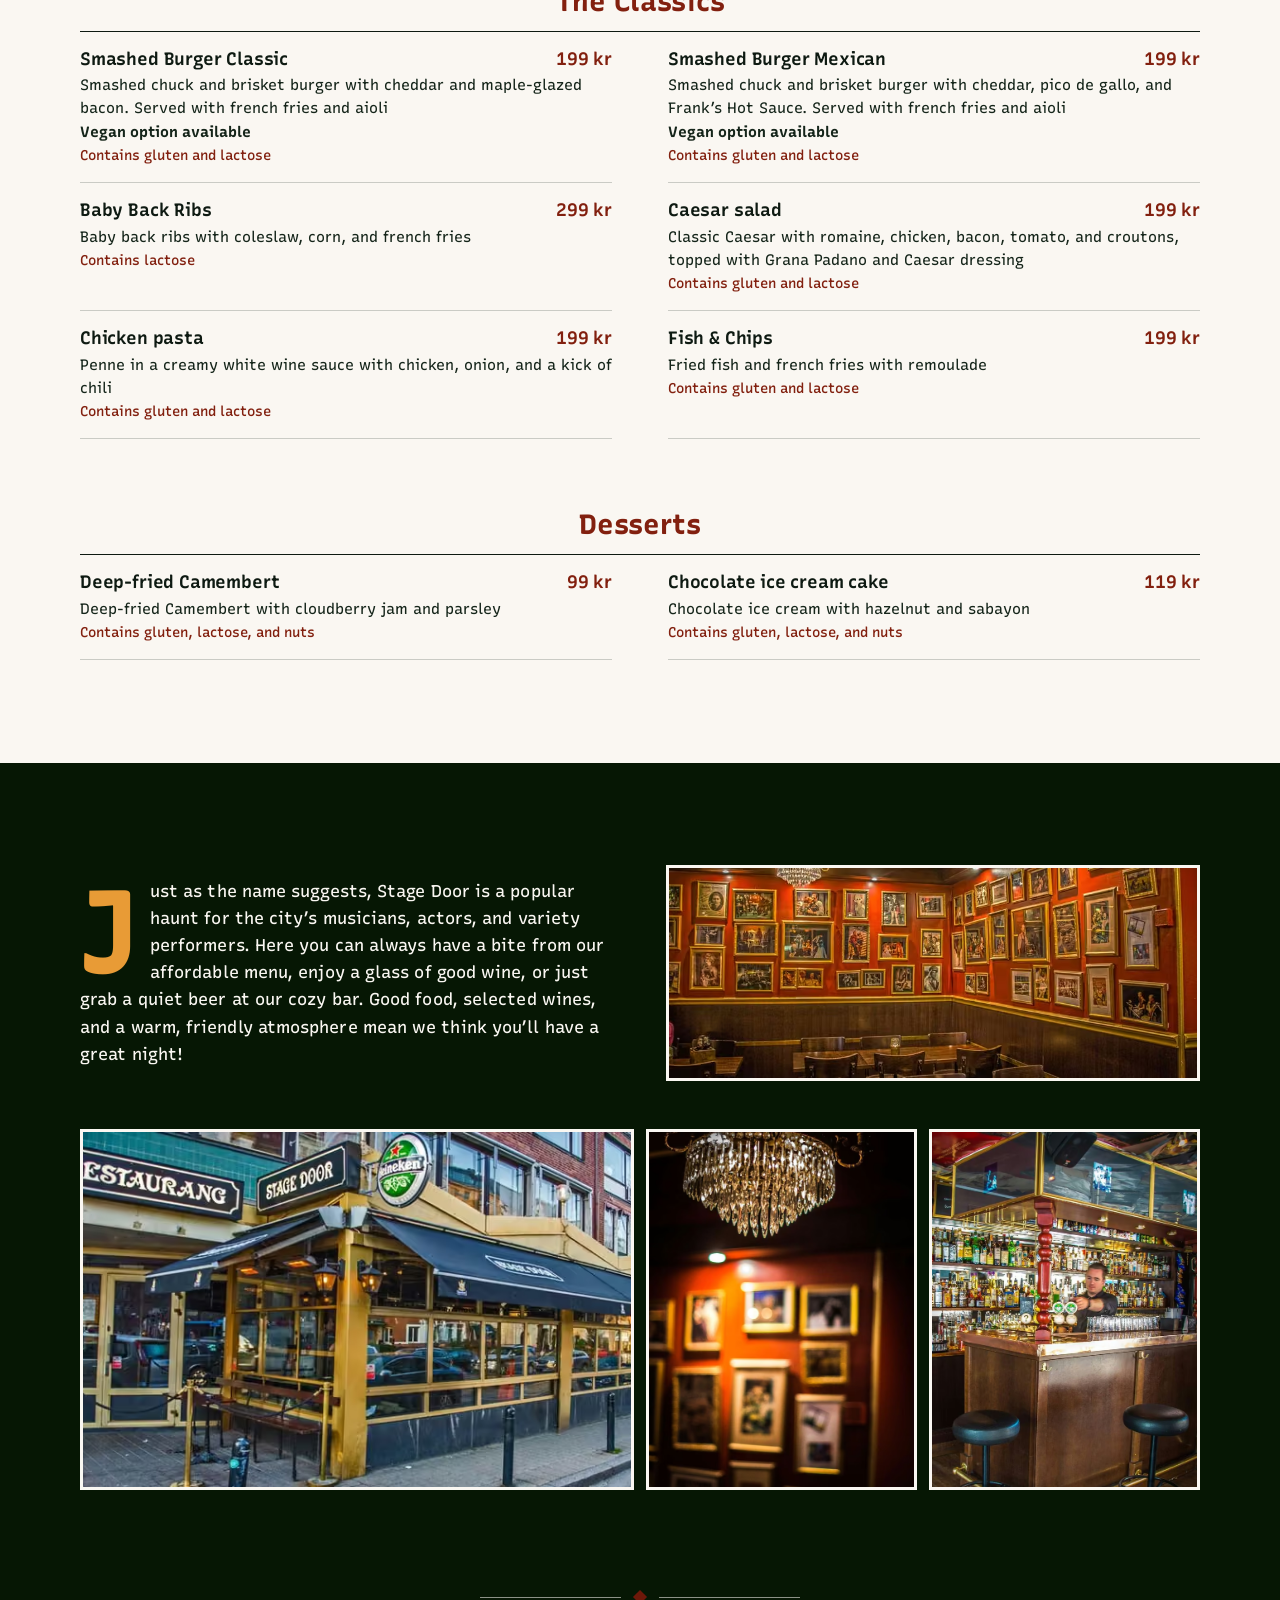
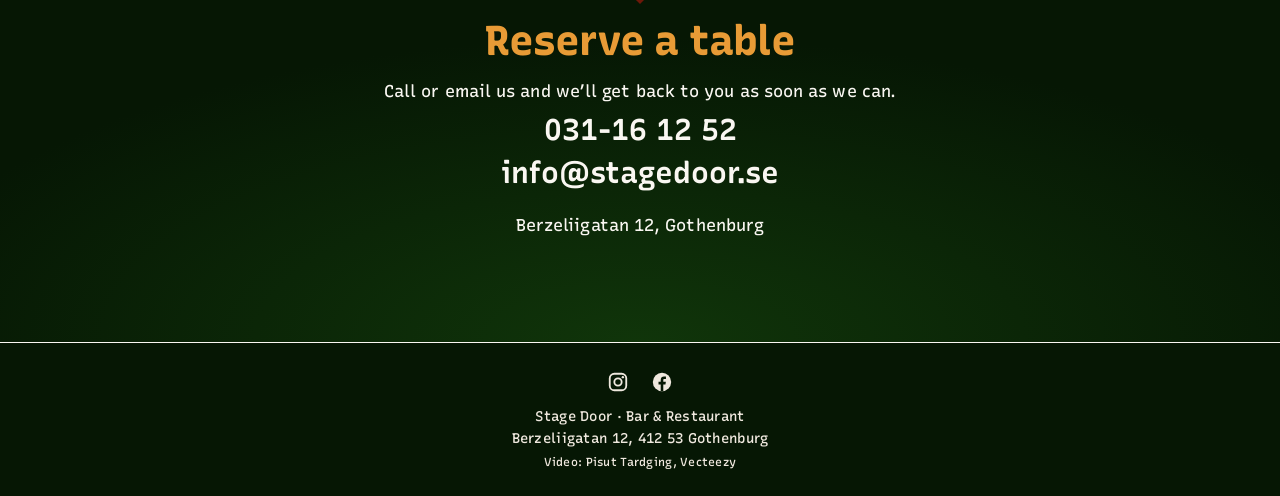
<file: en.html>
<!doctype html>
<html lang="en">
<head>
<meta charset="utf-8">
<meta name="viewport" content="width=device-width, initial-scale=1">
<title>Stage Door – Bar & restaurant on Berzeliigatan 12, Gothenburg</title>
<meta name="description" content="Bar and restaurant on Berzeliigatan 12 in Gothenburg. Good food from an affordable menu, selected wines, and a quiet beer at the bar. Open every day, earlier during major events.">
<link rel="canonical" href="https://joachimjohansson.github.io/stage/en.html">
<link rel="alternate" hreflang="sv" href="https://joachimjohansson.github.io/stage/">
<link rel="alternate" hreflang="en" href="https://joachimjohansson.github.io/stage/en.html">
<meta name="theme-color" content="#061704">
<link rel="icon" type="image/png" sizes="32x32" href="ikoner/favicon-32.png">
<link rel="icon" type="image/png" sizes="48x48" href="ikoner/favicon-48.png">
<link rel="apple-touch-icon" href="ikoner/apple-touch-icon.png">
<link rel="manifest" href="site.webmanifest">
<meta property="og:type" content="website">
<meta property="og:locale" content="en_US">
<meta property="og:site_name" content="Stage Door">
<meta property="og:title" content="Stage Door – Bar & restaurant on Berzeliigatan 12, Gothenburg">
<meta property="og:description" content="Good food, selected wines, and a warm, friendly atmosphere. Open every day.">
<meta property="og:url" content="https://joachimjohansson.github.io/stage/en.html">
<meta property="og:image" content="https://joachimjohansson.github.io/stage/original/bilder/untitled-hdr2.jpg">
<meta property="og:image:width" content="1200">
<meta property="og:image:height" content="476">
<meta name="twitter:card" content="summary_large_image">
<script type="application/ld+json">
{"@context":"https://schema.org","@type":["BarOrPub","Restaurant"],"name":"Stage Door","url":"https://joachimjohansson.github.io/stage/","image":"https://joachimjohansson.github.io/stage/original/bilder/untitled-hdr2.jpg","telephone":"+46 31 16 12 52","sameAs":["https://www.instagram.com/stagedoorgbg/","https://www.facebook.com/profile.php?id=100066785814787"],"email":"info@stagedoor.se","hasMenu":"https://joachimjohansson.github.io/stage/#meny","acceptsReservations":true,
"address":{"@type":"PostalAddress","streetAddress":"Berzeliigatan 12","postalCode":"412 53","addressLocality":"Göteborg","addressCountry":"SE"},
"openingHoursSpecification":[{"@type":"OpeningHoursSpecification","dayOfWeek":["Sunday","Monday","Tuesday","Wednesday","Thursday"],"opens":"16:00","closes":"01:00"},{"@type":"OpeningHoursSpecification","dayOfWeek":"Friday","opens":"15:00","closes":"02:00"},{"@type":"OpeningHoursSpecification","dayOfWeek":"Saturday","opens":"14:00","closes":"02:00"}]}
</script>
<link rel="preconnect" href="https://fonts.googleapis.com">
<link rel="preconnect" href="https://fonts.gstatic.com" crossorigin>
<link href="https://fonts.googleapis.com/css2?family=Recursive:slnt,wght,CASL@-15..0,300..1000,0..1&display=swap" rel="stylesheet">
<link rel="stylesheet" href="style.css?v=8">
</head>
<body>
<header class="topp"><div class="wrap"><nav aria-label="Main menu"><a href="#meny">Menu</a><a href="#om">About</a><a href="#kontakt">Contact</a><a class="sprak" href="./" lang="sv" hreflang="sv">Svenska</a></nav></div></header>
<main>
  <div class="poster">
    <div class="bubblor" aria-hidden="true"></div>
    <div class="wrap">
      <p class="tonight" id="tonight" role="status">Open tonight</p>
      <h1 class="logo"><svg viewBox="0 0 430 94" role="img" aria-label="Stage Door"><!-- Ramen ritad efter originalets mått: 3 px linje, 2 px in från kanten, hörnen urgröpta med radie 10 från hörnpunkten. Orden står på originalets x-lägen 51 och 229. --><defs><filter id="logo-mjuk" x="-20%" y="-40%" width="140%" height="180%"><feGaussianBlur stdDeviation="2.5"/></filter><path id="logo-ram" d="M9.8 2H420.2A10 10 0 0 0 428 9.8V84.2A10 10 0 0 0 420.2 92H9.8A10 10 0 0 0 2 84.2V9.8A10 10 0 0 0 9.8 2Z"/><path id="logo-bokstaver" d="M82.03 54.64C82.03 51.83 80.94 49.14 78.99 47.13C77.21 45.3 75.09 44.09 71.07 42.83L67.23 41.57C64.25 40.59 63.22 39.62 63.22 37.84C63.22 35.83 64.88 34.29 67.06 34.29C69.41 34.29 70.84 35.55 72.05 38.53C72.39 39.33 72.74 39.56 73.48 39.56C74.17 39.56 74.46 39.33 74.91 38.53C75.89 36.46 76.86 35.2 78.36 34.06L79.96 32.74C80.48 32.28 80.71 31.88 80.71 31.36C80.71 30.5 80.19 29.93 79.45 29.93C79.22 29.93 78.87 29.98 78.53 29.98C78.13 30.04 77.78 30.04 77.44 30.04C76.12 30.04 76 30.04 73.25 28.95C71.24 28.15 68.84 27.63 66.77 27.63C60 27.63 54.9 32.34 54.9 38.59C54.9 41.51 55.93 43.86 58.05 45.53C59.43 46.62 61.21 47.42 64.94 48.51C68.38 49.48 69.75 50.06 71.19 50.92C73.02 52.06 74.11 53.78 74.11 55.73C74.11 59.46 70.67 62.5 66.43 62.5C62.58 62.5 59.55 60.32 59.55 57.57C59.55 56.08 60.63 54.87 62.07 54.87C62.93 54.87 63.85 55.28 64.71 55.91C65.68 56.65 65.74 56.71 66.08 56.71C66.6 56.71 67 56.19 67 55.5C67 52.75 62.99 49.77 59.26 49.77C55.3 49.77 52.26 52.81 52.26 56.82C52.26 62.56 58.51 66.75 67.12 66.75C75.89 66.75 82.03 61.76 82.03 54.64ZM96.42 37.21C92.64 38.93 89.94 41.34 89.94 43.12C89.94 43.69 90.17 43.92 90.8 44.15C91.83 44.49 92.23 45.12 92.23 46.5V57.34C92.23 62.1 92.01 62.56 89.2 63.82C88.62 64.05 88.39 64.34 88.39 64.91C88.39 65.66 88.91 66 90.17 66H101.75C103.07 66 103.59 65.66 103.59 64.91C103.59 64.34 103.36 64.05 102.79 63.82C100.09 62.62 99.75 62.04 99.75 58.09V57.34V46.62C99.75 46.27 99.75 45.81 99.75 45.18C99.75 43.58 99.75 42.89 99.8 42.26C99.86 40.36 100.15 39.22 100.72 38.53C101.24 37.9 101.41 37.84 104.51 36.92C107.15 36.18 108.87 35.09 110.36 33.37C111.56 31.88 112.42 30.21 112.42 29.18C112.42 28.44 111.85 27.86 111.05 27.86C110.59 27.86 110.24 28.09 109.55 28.72C107.95 30.27 106.17 30.96 103.93 30.96C102.73 30.96 101.53 30.73 99.4 30.21C96.48 29.47 95.91 29.35 95.22 29.18C93.78 28.89 92.46 28.78 91.14 28.78C87.3 28.78 86.1 29.41 85.41 31.82C84.89 33.71 84.32 35.26 83.63 36.81C82.43 39.39 82.31 39.62 82.31 40.08C82.31 40.65 82.83 41.17 83.4 41.17C83.69 41.17 84.03 41 84.38 40.71L85.75 39.56C87.88 37.73 90.06 36.87 92.29 36.87C93.61 36.87 94.99 36.98 96.42 37.21ZM123.32 51.32C124.41 52.98 125.27 54.87 125.84 57.05C126.13 58.14 126.59 58.54 127.45 58.54C128.14 58.54 128.65 58.2 129 57.34L129.57 56.19C130.03 55.05 130.43 54.36 131.12 53.38L133.07 60.32C133.18 60.84 133.3 61.47 133.3 61.87C133.3 62.62 132.9 63.13 132.15 63.53C131.12 64.05 130.89 64.28 130.89 64.91C130.89 65.71 131.35 66 132.44 66H143.16H143.68C144.82 65.94 145.17 65.66 145.17 64.8C145.17 64.22 144.94 63.99 144.19 63.59C142.01 62.56 141.15 61.35 140.18 57.86L134.5 37.84C134.1 36.46 133.99 35.72 133.99 35.03C133.99 33.77 134.5 32.85 135.82 31.76C136.68 31.07 136.91 30.67 136.91 30.16C136.91 29.41 136.34 28.84 135.53 28.84C134.96 28.84 134.67 28.95 133.07 29.47C131.4 30.04 130.09 30.33 128.88 30.33C127.79 30.33 126.01 29.98 124.87 29.64L123.2 29.07C122.8 28.95 122.34 28.84 122 28.84C121.2 28.84 120.51 29.47 120.51 30.21C120.51 30.73 120.79 31.13 121.6 31.76C123.09 32.97 123.66 33.88 123.66 35.38C123.66 36.64 123.26 38.13 121.48 43.81L121.37 44.32C119.76 43.29 118.62 42.95 117.18 42.95C114.2 42.95 111.85 45.18 111.85 47.99C111.85 50 113.22 51.55 114.95 51.55C115.81 51.55 116.49 51.2 116.49 50.69C116.49 50.57 116.49 50.46 116.44 50.29C116.21 49.66 116.21 49.6 116.21 49.31C116.21 48.39 117.01 47.65 118.04 47.65C118.73 47.65 119.25 47.82 119.99 48.16C117.64 55.16 115.4 58.26 112.71 58.26C111.85 58.26 111.22 57.86 110.93 57.11L110.76 56.54C110.59 56.08 110.13 55.85 109.44 55.85C106.74 55.85 104.62 58.32 104.62 61.35C104.62 64.62 107.15 67.03 110.7 67.03C115.81 67.03 119.88 62.1 123.15 51.83ZM129.97 49.48C129.11 50.57 128.77 51.15 127.96 52.81L127.73 53.27C126.59 50.4 125.9 49.08 124.58 47.42C124.81 46.62 124.87 46.27 125.38 44.49L126.07 42.09L126.76 39.68C126.76 39.62 126.82 39.33 126.93 38.82ZM174.99 51.95C174.99 50.52 175.33 49.77 176.37 49.02L177.28 48.34C177.63 48.11 177.86 47.65 177.86 47.3C177.86 46.62 177.28 46.04 176.6 46.04C176.25 46.04 175.79 46.1 175.22 46.27C173.33 46.9 172.07 47.07 170.52 47.07C169.31 47.07 168.17 46.96 167.13 46.62C166.16 46.27 165.36 46.1 164.95 46.1C164.27 46.1 163.64 46.73 163.64 47.42C163.64 47.99 163.98 48.39 164.84 48.8C167.02 49.77 167.42 50.46 167.42 53.04C167.42 55.1 167.25 56.14 166.67 57.05C165.87 58.32 164.04 59.23 162.03 59.23C159.68 59.23 157.27 57.91 155.49 55.62C153.48 53.15 152.57 49.94 152.57 45.81C152.57 37.55 156.93 31.65 162.95 31.65C166.16 31.65 168.74 33.94 168.74 36.75C168.74 38.64 167.48 40.14 165.93 40.14C164.84 40.14 163.98 39.45 163.98 38.47C163.98 37.96 164.27 37.5 164.84 37.15C165.47 36.81 165.59 36.64 165.59 36.24C165.59 35.6 164.95 35.09 164.09 35.09C162.49 35.09 161.17 36.69 161.17 38.59C161.17 41.57 163.92 43.69 167.65 43.69C172.93 43.69 177 39.62 177 34.4C177 31.59 175.68 28.67 174.42 28.67C174.02 28.67 173.96 28.67 173.21 29.18C172.75 29.53 172.18 29.7 171.66 29.7C171.21 29.7 170.98 29.64 168.97 28.89C166.85 28.03 164.78 27.69 162.72 27.69C152.97 27.69 145.57 36.06 145.57 47.19C145.57 52.64 147.29 57.63 150.39 61.24C153.6 64.91 157.79 66.75 163.18 66.75C167.94 66.75 172.41 65.25 175.28 62.73C176.54 61.58 177.28 60.55 177.28 59.75C177.28 59.35 177.06 59.12 176.54 58.83C175.22 58.2 174.93 57.63 174.93 55.45ZM191.68 48.85C194.66 49.08 195.92 49.83 197.7 52.41C198.73 53.9 198.85 54.07 199.42 54.07C200.05 54.07 200.57 53.61 200.57 52.98C200.57 52.75 200.45 52.47 200.34 52.18L199.59 50.46C198.39 47.59 197.59 44.09 197.64 41.63L197.7 40.77C197.7 40.08 197.36 39.68 196.73 39.68C196.04 39.68 195.64 40.14 195.41 41.17C194.66 44.32 193.8 45.24 191.68 45.47V42.2C191.68 38.36 191.97 36.41 192.71 34.86C193.74 32.68 195.58 31.48 197.99 31.48C200.63 31.48 202.58 32.97 202.58 34.97C202.58 36.12 201.89 37.04 200.91 37.04C200.8 37.04 200.63 36.98 200.51 36.98L200 36.81C199.88 36.75 199.77 36.75 199.71 36.75C199.25 36.75 198.96 37.1 198.96 37.61C198.96 39.68 201.26 41.4 203.9 41.4C208.08 41.4 211.41 38.13 211.41 34C211.41 31.93 210.66 30.16 209.74 30.16C209.63 30.16 209.46 30.16 209.4 30.21L208.83 30.56C208.37 30.84 207.79 31.02 207.16 31.02C206.48 31.02 206.3 30.96 203.55 29.81C200.05 28.26 197.99 27.75 195.18 27.75C190.93 27.75 186.86 29.07 183.65 31.53C181.82 32.97 180.84 34.23 180.84 35.26C180.84 35.78 181.07 36.06 181.7 36.24C183.71 36.92 184.17 37.78 184.17 41V56.37C184.17 61.76 183.88 62.56 181.76 63.42C180.55 63.94 180.32 64.16 180.32 64.85C180.32 65.66 180.78 66 181.93 66H206.82H207.57C209.06 66 209.86 66.11 210.83 66.4C211.06 66.52 211.29 66.52 211.47 66.52C212.04 66.52 212.61 65.89 212.61 65.25C212.61 64.8 212.44 64.57 211.52 63.59C209.57 61.58 208.31 58.37 207.97 54.7C207.85 53.78 207.51 53.33 206.82 53.33C206.13 53.33 205.79 53.78 205.44 55.28C204.53 59.18 202 61.24 198.05 61.24C194.38 61.24 192.14 59.29 191.79 55.91C191.74 55.16 191.68 53.78 191.68 53.15ZM243.11 59.29V41.22C243.11 38.93 243.34 38.3 244.48 37.21C245 36.75 245.17 36.46 245.17 36.06C245.17 35.32 244.48 34.8 243.34 34.8C241.04 34.8 238.41 35.83 236.11 37.67C234.33 39.05 233.19 40.59 233.19 41.51C233.19 42.03 233.47 42.31 234.39 42.66C235.42 43.06 235.6 43.52 235.6 45.93V58.37C235.6 61.99 235.14 62.79 232.73 63.76C232.1 63.99 231.87 64.34 231.87 64.85C231.87 65.77 232.21 66 233.7 66H248.1C257.45 66 263.47 58.89 263.47 47.82C263.47 36.29 255.38 27.92 244.14 27.92C235.65 27.92 229 32.91 229 39.16C229 41.34 229.86 43.12 230.84 43.12C231.29 43.12 231.58 42.83 231.64 42.31L231.75 41.22C232.21 36.29 236.86 32.68 242.76 32.68C250.51 32.68 255.55 38.53 255.55 47.42C255.55 52.52 253.95 56.25 251.02 58.03C249.59 58.89 247.93 59.29 245.52 59.29ZM266.51 47.19C266.51 52.18 268.11 57.05 270.98 60.67C274.13 64.68 278.21 66.63 283.43 66.63C288.7 66.63 292.77 64.68 295.93 60.67C298.74 57.05 300.34 52.18 300.34 47.19C300.34 42.2 298.74 37.33 295.93 33.77C292.77 29.7 288.7 27.75 283.43 27.75C278.21 27.75 274.13 29.7 270.98 33.77C268.11 37.33 266.51 42.2 266.51 47.19ZM274.94 47.19C274.94 37.78 278.49 30.96 283.43 30.96C288.36 30.96 291.91 37.78 291.91 47.19C291.91 56.65 288.36 63.42 283.43 63.42C278.49 63.42 274.94 56.59 274.94 47.19ZM286.18 46.62C286.18 45.07 284.97 43.81 283.43 43.81C281.88 43.81 280.67 45.07 280.67 46.62C280.67 48.11 281.88 49.31 283.43 49.31C284.97 49.31 286.18 48.11 286.18 46.62ZM303.33 47.19C303.33 52.18 304.93 57.05 307.8 60.67C310.95 64.68 315.02 66.63 320.24 66.63C325.52 66.63 329.59 64.68 332.75 60.67C335.56 57.05 337.16 52.18 337.16 47.19C337.16 42.2 335.56 37.33 332.75 33.77C329.59 29.7 325.52 27.75 320.24 27.75C315.02 27.75 310.95 29.7 307.8 33.77C304.93 37.33 303.33 42.2 303.33 47.19ZM311.76 47.19C311.76 37.78 315.31 30.96 320.24 30.96C325.18 30.96 328.73 37.78 328.73 47.19C328.73 56.65 325.18 63.42 320.24 63.42C315.31 63.42 311.76 56.59 311.76 47.19ZM323 46.62C323 45.07 321.79 43.81 320.24 43.81C318.7 43.81 317.49 45.07 317.49 46.62C317.49 48.11 318.7 49.31 320.24 49.31C321.79 49.31 323 48.11 323 46.62ZM359.53 49.25C360.04 49.31 360.39 49.31 360.68 49.31C366.64 49.31 370.88 45.3 370.88 39.73C370.88 32.68 364.98 27.8 356.2 27.8C351.38 27.8 347.26 29.24 343.81 32.16C341.64 34 340.37 35.66 340.37 36.69C340.37 37.33 340.66 37.61 341.46 37.9C343.18 38.41 343.64 39.22 343.64 41.97V57.4C343.64 62.1 343.41 62.56 340.55 63.82C339.97 64.05 339.8 64.34 339.8 64.91C339.8 65.66 340.32 66 341.58 66H353.22C354.54 66 355 65.66 355 64.91C355 64.34 354.83 64.05 354.25 63.82C351.38 62.56 351.21 62.1 351.21 57.34V42.89C351.21 40.65 351.44 39.33 352.13 38.07C353.28 35.78 355.57 34.4 358.27 34.4C361.94 34.4 364.52 36.87 364.52 40.31C364.52 43.4 362.22 45.76 359.18 45.76C356.95 45.76 355.28 44.32 355.28 42.37C355.28 41 356.37 39.85 357.75 39.85C358.55 39.85 359.13 40.31 359.13 41C359.13 41.28 359.07 41.34 358.67 41.68C358.38 41.91 358.27 42.14 358.27 42.43C358.27 42.89 358.78 43.29 359.47 43.29C360.62 43.29 361.59 42.2 361.59 40.82C361.59 38.87 359.87 37.38 357.69 37.38C354.71 37.38 352.42 40.02 352.42 43.4C352.42 44.78 352.7 46.16 353.45 47.59C353.91 48.57 354.25 49.02 356.26 51.66C358.5 54.53 359.59 56.42 360.9 59.81C361.36 61.01 361.54 61.53 361.54 61.99C361.54 62.73 361.08 63.25 360.16 63.65C359.41 64.05 359.18 64.34 359.18 64.85C359.18 65.71 359.7 66 361.31 66H372.32H372.83C374.04 66 374.5 65.66 374.5 64.85C374.5 64.39 374.27 63.99 373.81 63.82L373.06 63.48C370.83 62.5 369.68 60.84 367.56 55.68C367.1 54.59 366.98 54.24 366.98 53.9C366.98 53.61 367.04 53.44 367.27 52.81C367.44 52.35 367.5 52.06 367.5 51.83C367.5 51.2 367.1 50.8 366.35 50.8C366.12 50.8 365.78 50.8 365.38 50.86C364.98 50.86 364.63 50.92 364.35 50.92C362.51 50.92 360.73 50.29 359.53 49.25Z"/><clipPath id="logo-inom"><use href="#logo-ram"/></clipPath></defs><!-- En svag skugga under bokstäverna, innanför ramen. STAGE DOOR är ritade former ur VictorianStd (x 51 och 229, baslinje 66, 57,35 px, med typsnittets kerning), inte text: Safari på iPhone tappade mellanrummet när orden var text --><g clip-path="url(#logo-inom)"><use href="#logo-bokstaver" fill="#020a03" opacity=".35" filter="url(#logo-mjuk)" transform="translate(0 2.5)"/></g><use href="#logo-ram" fill="none" stroke="#EDE6D6" stroke-width="3"/><use href="#logo-bokstaver" fill="#EDE6D6"/></svg></h1>
      <p class="band">Bar & Restaurant</p>
      <div class="photo">
        <video width="960" height="540" muted loop playsinline preload="auto" poster="bilder/hallning-loop.jpg" src="bilder/hallning-loop.mp4" aria-label="Beer being poured into a glass"></video>
        <button class="paus" type="button"><span class="visuellt-dold">Pause motion</span></button>
      </div>
      <div class="tider">
      <div class="bill">
        <div data-days="0 1 2 3 4"><small>Sunday–Thursday</small><b data-oppnar="16" data-stanger="01">4 PM – 1 AM</b></div>
        <div data-days="5"><small>Friday</small><b data-oppnar="15" data-stanger="02">3 PM – 2 AM</b></div>
        <div data-days="6"><small>Saturday</small><b data-oppnar="14" data-stanger="02">2 PM – 2 AM</b></div>
      </div>
      <p class="early" id="early">We also open earlier during major events.</p>
      </div>
      <p class="address"><span class="sociala"><a href="https://www.instagram.com/stagedoorgbg/" aria-label="Stage Door on Instagram"><svg viewBox="0 0 24 24" aria-hidden="true"><rect x="3" y="3" width="18" height="18" rx="5" fill="none" stroke="currentColor" stroke-width="2"/><circle cx="12" cy="12" r="4" fill="none" stroke="currentColor" stroke-width="2"/><circle cx="17.3" cy="6.7" r="1.3" fill="currentColor"/></svg></a></span><a href="https://www.google.com/maps/search/?api=1&amp;query=Berzeliigatan+12+G%C3%B6teborg">Berzeliigatan 12, Gothenburg</a><span class="sociala"><a href="https://www.facebook.com/profile.php?id=100066785814787" aria-label="Stage Door on Facebook"><svg viewBox="0 0 24 24" aria-hidden="true"><circle cx="12" cy="12" r="10" fill="currentColor"/><path d="M13.4 21.9v-7.3h2.4l.4-2.8h-2.8V10c0-.8.2-1.4 1.4-1.4h1.5V6.1c-.3 0-1.1-.1-2.1-.1-2.1 0-3.6 1.3-3.6 3.7v2.1H8.2v2.8h2.4v7.2" fill="var(--flaska)"/></svg></a></span></p>
    </div>
  </div>

  <section id="meny" class="programme">
    <div class="wrap">
      <div class="title">
        <div class="ornament"><span></span></div>
        <h2>Menu</h2>
      </div>
      <div id="matsedel">
        <div class="act"><h3>For Sharing</h3><div class="cols">
          <div class="dish"><div class="dish-head"><b>Baked nachos</b><span class="price">129 kr</span></div>
            <p>Served with sour cream, tomato salsa, and pico de gallo<br><span class="allergener">Contains lactose</span></p></div>
          <div class="dish"><div class="dish-head"><b>Baked nachos with chili</b><span class="price">149 kr</span></div>
            <p>With beef chili, sour cream, tomato salsa, and pico de gallo<br><span class="allergener">Contains lactose</span></p></div>
          <div class="dish"><div class="dish-head"><b>Bar snacks</b><span class="price">139 kr</span></div>
            <p>Beer sausage, olives, and Gouda with nachos and aioli. Made for sharing<br><span class="allergener">Contains lactose</span></p></div>
          <div class="dish"><div class="dish-head"><b lang="en">Mixplate</b><span class="price">139 kr</span></div>
            <p>Onion rings, mozzarella sticks, and french fries with aioli. A little bit of everything to share<br><span class="allergener">Contains lactose and gluten</span></p></div>
          <div class="dish"><div class="dish-head"><b lang="en">Hot Wings</b><span class="price">79 / 149 / 219 kr</span></div>
            <p>Chicken wings in Frank’s Hot Sauce with cooling aioli<br><strong>Choose 6, 12, or 18 wings</strong><br><span class="allergener">Contains lactose</span></p></div>
        </div></div>
        <div class="act"><h3>The Classics</h3><div class="cols">
          <div class="dish"><div class="dish-head"><b lang="en">Smashed Burger Classic</b><span class="price">199 kr</span></div>
            <p>Smashed chuck and brisket burger with cheddar and maple-glazed bacon. Served with french fries and aioli<br><strong>Vegan option available</strong><br><span class="allergener">Contains gluten and lactose</span></p></div>
          <div class="dish"><div class="dish-head"><b lang="en">Smashed Burger Mexican</b><span class="price">199 kr</span></div>
            <p>Smashed chuck and brisket burger with cheddar, pico de gallo, and Frank’s Hot Sauce. Served with french fries and aioli<br><strong>Vegan option available</strong><br><span class="allergener">Contains gluten and lactose</span></p></div>
          <div class="dish"><div class="dish-head"><b lang="en">Baby Back Ribs</b><span class="price">299 kr</span></div>
            <p>Baby back ribs with coleslaw, corn, and french fries<br><span class="allergener">Contains lactose</span></p></div>
          <div class="dish"><div class="dish-head"><b>Caesar salad</b><span class="price">199 kr</span></div>
            <p>Classic Caesar with romaine, chicken, bacon, tomato, and croutons, topped with Grana Padano and Caesar dressing<br><span class="allergener">Contains gluten and lactose</span></p></div>
          <div class="dish"><div class="dish-head"><b>Chicken pasta</b><span class="price">199 kr</span></div>
            <p>Penne in a creamy white wine sauce with chicken, onion, and a kick of chili<br><span class="allergener">Contains gluten and lactose</span></p></div>
          <div class="dish"><div class="dish-head"><b lang="en">Fish &amp; Chips</b><span class="price">199 kr</span></div>
            <p>Fried fish and french fries with remoulade<br><span class="allergener">Contains gluten and lactose</span></p></div>
        </div></div>
        <div class="act"><h3>Desserts</h3><div class="cols">
          <div class="dish"><div class="dish-head"><b>Deep-fried Camembert</b><span class="price">99 kr</span></div>
            <p>Deep-fried Camembert with cloudberry jam and parsley<br><span class="allergener">Contains gluten, lactose, and nuts</span></p></div>
          <div class="dish"><div class="dish-head"><b>Chocolate ice cream cake</b><span class="price">119 kr</span></div>
            <p>Chocolate ice cream with hazelnut and sabayon<br><span class="allergener">Contains gluten, lactose, and nuts</span></p></div>
        </div></div>
      </div>
    </div>
  </section>

  <section id="om" aria-labelledby="om-rubrik">
    <h2 id="om-rubrik" class="visuellt-dold">About Stage Door</h2>
    <div class="wrap about">
      <p>Just as the name suggests, Stage Door is a popular haunt for the city’s musicians, actors, and variety performers. Here you can always have a bite from our affordable menu, enjoy a glass of good wine, or just grab a quiet beer at our cozy bar. Good food, selected wines, and a warm, friendly atmosphere mean we think you’ll have a great night!</p>
      <picture><source srcset="bilder/untitled-hdr2-800.avif 800w, bilder/untitled-hdr2.avif 1200w" sizes="(min-width:761px) 50vw, 100vw" type="image/avif"><img src="original/bilder/untitled-hdr2.jpg" alt="The dining room at Stage Door, with walls full of framed artist portraits" width="1200" height="476" loading="lazy" decoding="async"></picture>
    </div>
    <div class="wrap gallery" style="margin-top:clamp(28px,4vw,48px)">
      <picture><source srcset="bilder/untitled-panorama2-800.avif 800w, bilder/untitled-panorama2.avif 1200w" sizes="(min-width:761px) 50vw, 100vw" type="image/avif"><img src="original/bilder/untitled-panorama2.jpg" alt="The front with outdoor seating on Berzeliigatan" width="1200" height="563" loading="lazy" decoding="async"></picture>
      <picture><source srcset="bilder/dsc-7310.avif" type="image/avif"><img src="original/bilder/dsc-7310.jpg" alt="Crystal chandelier in front of the portrait wall" width="1067" height="1600" loading="lazy" decoding="async"></picture>
      <picture><source srcset="bilder/dsc-7087.avif" type="image/avif"><img src="original/bilder/dsc-7087.jpg" alt="The bar counter with bar stools" width="820" height="1600" loading="lazy" decoding="async"></picture>
    </div>
  </section>

  <!-- Kranen är gömd tills öllistan finns -->
  <section id="kranen" hidden>
    <div class="wrap taps">
      <div class="blank">
        <span class="tag caps">Placeholder – beer list from Stage Door</span>
        <h2 style="font-family:var(--f);font-size:var(--size-h2);font-weight:var(--w-h2);line-height:1;letter-spacing:var(--t-h2);margin-bottom:12px">On tap</h2>
        <ol aria-label="Beer list not yet available"><li>Tap 1</li><li>Tap 2</li><li>Tap 3</li><li>Tap 4</li></ol>
      </div>
      <picture><source srcset="bilder/dsc-7286.avif" type="image/avif"><img src="original/bilder/dsc-7286.jpg" alt="Brass beer taps" width="1200" height="800" loading="lazy" decoding="async"></picture>
    </div>
  </section>

  <section id="kontakt" class="boxoffice">
    <div class="wrap">
      <div class="ornament"><span></span></div>
      <h2 style="font-family:var(--f);font-size:var(--size-h1);font-weight:var(--w-h1);line-height:1;letter-spacing:var(--t-h1);color:var(--gold-light)">Reserve a table</h2>
      <p style="margin-top:16px">Call or email us and we’ll get back to you as soon as we can.</p>
      <a class="big" href="tel:+4631161252">031-16 12 52</a>
      <a class="big" href="mailto:info@stagedoor.se">info@stagedoor.se</a>
      <p style="margin-top:20px"><a class="addr" href="https://www.google.com/maps/search/?api=1&amp;query=Berzeliigatan+12+G%C3%B6teborg">Berzeliigatan 12, Gothenburg</a></p>
    </div>
  </section>
</main>
<footer><div class="wrap"><span class="sociala"><a href="https://www.instagram.com/stagedoorgbg/" aria-label="Stage Door on Instagram"><svg viewBox="0 0 24 24" aria-hidden="true"><rect x="3" y="3" width="18" height="18" rx="5" fill="none" stroke="currentColor" stroke-width="2"/><circle cx="12" cy="12" r="4" fill="none" stroke="currentColor" stroke-width="2"/><circle cx="17.3" cy="6.7" r="1.3" fill="currentColor"/></svg></a><a href="https://www.facebook.com/profile.php?id=100066785814787" aria-label="Stage Door on Facebook"><svg viewBox="0 0 24 24" aria-hidden="true"><circle cx="12" cy="12" r="10" fill="currentColor"/><path d="M13.4 21.9v-7.3h2.4l.4-2.8h-2.8V10c0-.8.2-1.4 1.4-1.4h1.5V6.1c-.3 0-1.1-.1-2.1-.1-2.1 0-3.6 1.3-3.6 3.7v2.1H8.2v2.8h2.4v7.2" fill="var(--flaska)"/></svg></a></span>Stage Door · Bar & Restaurant<br>Berzeliigatan 12, 412 53 Gothenburg<br><small>Video: <a href="https://www.vecteezy.com/video/47658512-pouring-beer-with-foamy-head-in-glass">Pisut Tardging, Vecteezy</a></small></div></footer>

<script src="oppet.js"></script>
<script>
let events = [];
const earlyDefault = early.textContent;
// Texterna som skrivs av skriptet, på sidans språk
// Engelska tider i amerikanskt 12-timmarsformat: "13" blir "1 PM", "15:15" blir "3:15 PM"
const ampm = t => { const [h, m] = String(t).split(":"), n = +h % 24; return `${n % 12 || 12}${m && m !== "00" ? ":" + m : ""} ${n < 12 ? "AM" : "PM"}`; };
const T = document.documentElement.lang === "en" ? {
  dag: (d, v) => d === 0 ? "Today" : d === 1 ? "Tomorrow" : `This ${["Sunday", "Monday", "Tuesday", "Wednesday", "Thursday", "Friday", "Saturday"][v]}`,
  oppnar: (dag, h) => `${dag} we open at ${ampm(h)}`,
  oppetFran: h => `Today we're open from ${ampm(h)}`,
  tidigareIdag: "We open early today",
  evenemang: (titel, tid) => `${titel.replace(" - ", " vs ")}, ${ampm(tid)} at Scandinavium`,
  stanger: h => `Tonight we close at ${ampm(h)}`,
  oppnarIdag: h => `Today we open at ${ampm(h)}`,
  intervall: (o, c) => `${ampm(o)} – ${ampm(c)}`,
  intervallTal: (o, c) => `${ampm(o)} to ${ampm(c)}`,
  pausa: "Pause motion", spela: "Play motion",
} : {
  dag: (d, v) => d === 0 ? "Idag" : d === 1 ? "I morgon" : `Nu på ${["söndag", "måndag", "tisdag", "onsdag", "torsdag", "fredag", "lördag"][v]}`,
  oppnar: (dag, h) => `${dag} öppnar vi klockan ${h}`,
  oppetFran: h => `Idag har vi öppet från ${h}`,
  tidigareIdag: "Vi öppnar tidigare idag",
  evenemang: (titel, tid) => `${titel.replace(" - ", " mot ")}, ${tid.replace(":", ".")} på Scandinavium`,
  stanger: h => `Ikväll stänger vi klockan ${h}`,
  oppnarIdag: h => `Idag öppnar vi klockan ${h}`,
  intervall: (o, c) => `${o}-${c}`,
  intervallTal: (o, c) => `${o} till ${c}`,
  pausa: "Pausa rörelse", spela: "Spela upp rörelse",
};
// Raden i öppettiderna som gäller veckodagen dag (0 = söndag)
const galler = (r, dag) => r.dataset.days.split(" ").includes(String(dag));
function tick() {
  const nu = new Date(), s = stageStatus(nu, events);
  // Nästa tidiga öppning inom en vecka med anledningen under; annars den allmänna meningen
  const tidig = stageNextEarly(nu, events), idagTidig = tidig && tidig.dagar === 0;
  if (tidig) {
    const rad = document.createElement("span"), varfor = document.createElement("small");
    // På själva dagen står öppningstiden redan högst upp, så raden säger något annat
    if (!idagTidig) rad.textContent = T.oppnar(T.dag(tidig.dagar, tidig.veckodag), tidig.opens);
    else if (s.open && s.day === nu.getDay()) rad.textContent = T.oppetFran(tidig.opens);
    else rad.textContent = T.tidigareIdag;
    varfor.textContent = T.evenemang(tidig.event.title, tidig.event.time);
    early.replaceChildren(rad, varfor);
  } else early.textContent = earlyDefault;
  // Stängningstiden ligger alltid efter midnatt, så "ikväll" gäller även efter tolv
  const raden = s.open ? T.stanger(s.closes) : T.oppnarIdag(s.opens);
  if (tonight.textContent !== raden) tonight.textContent = raden;
  // Raden som gäller idag först, sedan resten i veckoordning
  const bill = document.querySelector(".bill");
  const rows = [...bill.children];
  const at = rows.findIndex(r => galler(r, s.day));
  bill.append(...rows.slice(at), ...rows.slice(0, at));
  // Dagens rad visar den tidigare öppningen, övriga rader sina ordinarie tider
  rows.forEach(r => {
    const tid = r.querySelector("b"), c = tid.dataset.stanger;
    const o = idagTidig && galler(r, nu.getDay()) ? tidig.opens : tid.dataset.oppnar;
    const ny = `<span aria-hidden="true">${T.intervall(o, c)}</span><span class="visuellt-dold">${T.intervallTal(o, c)}</span>`;
    if (tid.innerHTML !== ny) tid.innerHTML = ny;
  });
}
tick(); setInterval(tick, 30000);
// Filmen loopar; med minskad rörelse står den still på första bildrutan
const hallning = document.querySelector(".photo video"), paus = document.querySelector(".paus");
// Ett klick på filmen stoppar filmen och bubblorna (WCAG 2.2.2). Klickytan är en osynlig knapp över filmen, så den fungerar även med tangentbord och skärmläsare.
// Knappens text växlar mellan Pausa och Spela upp, därför ingen aria-pressed
function satt_rorelse(pa) {
  document.documentElement.classList.toggle("stilla", !pa);
  paus.lastElementChild.textContent = pa ? T.pausa : T.spela;
  if (pa) hallning.play().catch(() => {}); else hallning.pause();
}
paus.onclick = () => satt_rorelse(document.documentElement.classList.contains("stilla"));
// Följ inställningen för minskad rörelse även om den ändras medan sidan är öppen
const minskad = matchMedia("(prefers-reduced-motion: reduce)");
minskad.addEventListener("change", e => satt_rorelse(!e.matches));
satt_rorelse(!minskad.matches);
// Bubblor som stiger i förstasidans bakgrund, med slumpad storlek, läge och fart
const bubblor = document.querySelector(".bubblor");
for (let i = 0; i < 36; i++) {
  const b = document.createElement("span"), d = 4 + Math.random() * 14;
  b.style.cssText = `width:${d}px;height:${d}px;left:${Math.random() * 100}%;--y:${Math.random() * 95}%;animation-duration:${6 + Math.random() * 8}s;animation-delay:${-Math.random() * 14}s`;
  bubblor.append(b);
}
// Byte av språk behåller platsen: båda sidorna byggs från samma källa, så delarna nedan finns i samma ordning på båda
const DELAR = "section, .act, .dish, .about, .gallery, footer", PLATS = "stagedoor-plats";
const toppH = () => document.querySelector(".topp").offsetHeight;
// Dolda delar (som kranlistan) räknas inte, de saknar läge på sidan
const synligaDelar = () => [...document.querySelectorAll(DELAR)].filter(e => e.getClientRects().length);
document.querySelector(".sprak").addEventListener("click", () => {
  const delar = synligaDelar(), i = delar.findLastIndex(e => e.getBoundingClientRect().top <= toppH() + 1);
  const r = i >= 0 && delar[i].getBoundingClientRect();
  try { sessionStorage.setItem(PLATS, JSON.stringify(i < 0 ? { y: scrollY } : { i, andel: (toppH() - r.top) / r.height })); } catch {}
});
let plats = null;
try { plats = JSON.parse(sessionStorage.getItem(PLATS)); sessionStorage.removeItem(PLATS); } catch {}
if (plats) document.fonts.ready.then(() => {
  const del = plats.y === undefined && synligaDelar()[plats.i];
  if (!del) return scrollTo(0, plats.y || 0);
  const r = del.getBoundingClientRect();
  scrollTo(0, r.top + scrollY - toppH() + Math.min(Math.max(plats.andel, 0), 1) * r.height);
});
// Erbjud andra språket när enhetens språk inte matchar sidan; ingen automatisk omdirigering, så sökmotorer ser båda sidorna
const SPRAKVAL = "stagedoor-sprakval";
function sprakfraga(enhetssprak) {
  const engelskSida = document.documentElement.lang === "en", nordisk = /^(sv|nb|nn|no|da)\b/i.test(enhetssprak || "");
  try { if (localStorage.getItem(SPRAKVAL)) return false; } catch {}
  if (engelskSida ? !/^sv\b/i.test(enhetssprak || "") : nordisk) return false;
  const t = engelskSida ? ["Sidan finns även på svenska.", "Svenska", "Stäng", "Språkval"] : ["This page is also available in English.", "English", "Close", "Language"];
  const ruta = document.createElement("div"), text = document.createElement("p"), byt = document.createElement("button"), stang = document.createElement("button");
  ruta.className = "sprakfraga"; ruta.setAttribute("role", "region"); ruta.setAttribute("aria-label", t[3]);
  ruta.lang = engelskSida ? "sv" : "en";
  text.textContent = t[0]; byt.textContent = t[1]; stang.textContent = "×"; stang.setAttribute("aria-label", t[2]);
  const val = () => { try { localStorage.setItem(SPRAKVAL, "ja"); } catch {} ruta.remove(); };
  byt.onclick = () => { val(); document.querySelector(".sprak").click(); };
  stang.onclick = val;
  ruta.append(text, byt, stang);
  document.body.append(ruta);
  return true;
}
// Den som själv väljer språk i menyraden har gjort sitt val
document.querySelector(".sprak").addEventListener("click", () => { try { localStorage.setItem(SPRAKVAL, "ja"); } catch {} });
sprakfraga((navigator.languages && navigator.languages[0]) || navigator.language);
// Evenemang på Scandinavium hämtas dagligen av scripts/hamta-evenemang.mjs; utan filen gäller ordinarie tider
fetch("evenemang.json").then(r => r.ok ? r.json() : { events: [] }).then(d => { events = d.events || []; tick(); }).catch(() => {});
</script>
</body>
</html>
</file>
<file: style.css>
:root{
  /* Pergament, mörkgrönt, varmrött och rödguld */
  --green:#15251A; --green-deep:#0E1A12; --copper:#6D1809; --copper-deep:#D08925; --gold-light:#E89B36;
  --white:#FAF7F2;
  /* Recursive: fyra roller. Slant och Casual gäller hela sidan */
  --f:"Recursive",system-ui,sans-serif; --casl:0.3; --slnt:0;
  --size-h1:42px; --w-h1:760; --t-h1:-0.025em;
  --size-h2:30px; --w-h2:640; --t-h2:0em;
  --size-h3:22px; --w-h3:550; --t-h3:-0.01em;
  --size-body:16px; --w-body:420; --t-body:0em;
  --size-meta:14px; --w-meta:500; --t-meta:0.02em;
  /* Avståndsskala i steg om 4 */
  --sp-4:4px; --sp-8:8px; --sp-12:12px; --sp-16:16px; --sp-20:20px; --sp-24:24px; --sp-32:32px; --sp-48:48px; --sp-56:56px; --sp-72:72px; --sp-104:104px;
  --flaska:#061704; --sage:#86A08C; --mint:#EFE8DE; --rule:rgba(250,247,242,.55);
}
*{box-sizing:border-box;margin:0}
html{scrollbar-color:var(--copper) var(--green-deep);-webkit-text-size-adjust:100%;text-size-adjust:100%}
body{background:var(--flaska);color:var(--white);font-family:var(--f);font-size:var(--size-body);font-weight:calc(var(--w-body) + 30);line-height:1.6;letter-spacing:calc(var(--t-body) + 0.005em);font-variation-settings:"CASL" var(--casl),"slnt" var(--slnt);font-size-adjust:from-font}
::selection{background:var(--copper);color:var(--white)}
a{color:inherit;text-underline-offset:.2em;text-decoration-thickness:2px}
:focus-visible{outline:3px solid var(--gold-light);outline-offset:3px}
img{display:block;max-width:100%;height:auto}
picture{display:contents}
picture source{display:none}
.wrap{width:min(1120px,100% - 32px);margin-inline:auto}

/* Fyrlagerskugga i varmt guld: ett tunt skarpt lager för kanten och tre allt mjukare för ett sken, så att delarna avtecknar sig mot den mörka botten */
:root{--skugga:0 0 1px rgba(232,155,54,.28),0 2px 6px rgba(232,155,54,.11),0 6px 18px rgba(232,155,54,.07),0 14px 40px rgba(232,155,54,.05)}
.band,.photo{box-shadow:var(--skugga)}
.photo video{display:block;width:100%;height:clamp(140px,24vh,480px);object-fit:cover;object-position:45% 50%}
/* Affischen */
/* Flaskgrönt: nästan svart grönt med ett ljusare sken mellan loggan och filmen, mörkare där den lilla texten står */
.poster{background:radial-gradient(90% 50% at 50% 34%,#1A5212,#0F320B 45%,#071A04 80%,var(--flaska))}
/* Bubblor som stiger genom det gröna bakom förstasidan; står svagt stilla vid minskad rörelse */
.poster{position:relative;isolation:isolate;overflow:hidden;padding:var(--sp-24) 0 var(--sp-32);text-align:center;--copper:#a6220b6e} /* mörkare rött bara på förstasidan: bandet och strecken */
.bubblor{position:absolute;inset:0;pointer-events:none;z-index:-1}
.bubblor span{position:absolute;bottom:var(--y);opacity:.15;background:rgba(255,255,255,.18);border-radius:50%}
@keyframes stig{0%{transform:translate3d(0,0,0);opacity:0}15%{opacity:.6}100%{transform:translate3d(0,-120vh,0);opacity:0}}
@media (prefers-reduced-motion:no-preference){.bubblor span{bottom:-60px;animation:stig linear infinite}}
#kontakt{background:radial-gradient(80% 90% at 50% 100%,#10350A,var(--flaska) 75%)}
/* Menyraden följer med högst upp på hela sidan */
:root{--topp-h:48px}
.topp{position:sticky;top:0;z-index:10;background:rgba(6,23,4,.9);-webkit-backdrop-filter:blur(8px);backdrop-filter:blur(8px)}
nav{display:flex;justify-content:center;align-items:center;flex-wrap:wrap;gap:4px 24px;min-height:var(--topp-h);border-bottom:1px solid var(--rule)}
nav .sprak{color:var(--mint)}
section{scroll-margin-top:var(--topp-h)}
/* Fokus och ankarlänkar hamnar aldrig under den fasta menyraden (WCAG 2.4.11) */
html{scroll-padding-top:var(--topp-h)}
/* Text bara för skärmläsare */
.visuellt-dold{position:absolute;width:1px;height:1px;margin:-1px;padding:0;overflow:hidden;clip:rect(0 0 0 0);white-space:nowrap;border:0}
/* Hela filmen är en osynlig paus-knapp; ramen syns bara vid fokus med tangentbord */
.paus{position:absolute;inset:0;z-index:1;padding:0;border:0;background:none;cursor:pointer}
.stilla .bubblor span{animation-play-state:paused}
nav a{text-decoration:none;font-weight:650}
nav a:hover{color:var(--gold-light);text-decoration:underline}
.tonight{width:min(100%,640px);margin-inline:auto;display:flex;justify-content:center;align-items:center;gap:14px}
.tonight::before,.tonight::after{content:"";flex:1;height:.7em;background:var(--copper)}
.logo{margin:var(--sp-12) auto var(--sp-24);width:min(100%,640px)}
.logo svg{display:block;width:100%;height:auto}
.band{width:min(100%,640px);margin-inline:auto;background:var(--copper);color:var(--white);font-size:var(--size-h3);font-weight:var(--w-h3);line-height:1;letter-spacing:var(--t-h3);padding:.22em .7em .26em}
.address{display:flex;justify-content:center;align-items:center;gap:clamp(4px,2vw,28px);flex-wrap:nowrap;font-size:var(--size-body);font-weight:var(--w-h3);line-height:1.4;letter-spacing:var(--t-body);margin-top:var(--sp-32)}
.address a,.addr{text-decoration:none}
/* Adressen och ikonerna på en rad även på smala skärmar: texten krymper lite först under cirka 375 px */
.address>a{white-space:nowrap;font-size:clamp(14px,4.3vw,var(--size-body))}
.address a:hover,.addr:hover{color:var(--gold-light)}
.photo{position:relative;margin:var(--sp-24) 0 var(--sp-32);border:3px solid var(--white)}
/* Öppettider i två kolumner: dagar vänster, tider höger, samma storlek */
/* Öppettiderna lika breda som loggan */
.tider{width:min(100%,640px);margin-inline:auto}
.bill{border-block:1px solid var(--sage)}
.bill div{display:flex;justify-content:space-between;align-items:baseline;gap:16px;padding:12px max(8px,calc((100% - 480px) / 2))}
.bill div+div{border-top:1px solid var(--sage)}
.bill small,.bill b{font-size:var(--size-body);line-height:1.4;letter-spacing:var(--t-body);font-variant-numeric:tabular-nums}
.bill small{text-align:left;font-weight:450}
.bill b{font-weight:650;text-align:right;white-space:nowrap;color:var(--gold-light)}
.early{margin-top:var(--sp-12);color:var(--sage);text-align:left;padding-inline:max(8px,calc((100% - 480px) / 2))}
.early span{display:block;color:var(--white)}
.early small{display:block;font-size:var(--size-meta);line-height:1.4}

/* Sektioner */
section{padding-block:clamp(56px,8vw,104px)}
.title{text-align:center;margin-bottom:var(--sp-24)}
.title h2{font-size:var(--size-h1);font-weight:var(--w-h1);line-height:1;letter-spacing:var(--t-h1)}
.programme .title h2{color:var(--green)}
.ornament{display:flex;align-items:center;gap:14px;justify-content:center;margin:0 auto 18px;width:min(320px,80%)}
.ornament::before,.ornament::after{content:"";flex:1;height:1px;background:var(--rule)}
.ornament span{width:10px;height:10px;background:var(--copper);transform:rotate(45deg)}

.about,.taps{display:grid;grid-template-columns:1fr 1fr;gap:clamp(24px,4vw,56px);align-items:center}
/* Om och Kontakt delar mörk botten, så bara en sektionsmarginal mellan dem */
#om{padding-bottom:0}
.about p::first-letter{float:left;font-size:calc(var(--size-h1) * 2.8);font-weight:var(--w-h1);line-height:.8;color:var(--gold-light);margin:.06em .1em 0 0}
.about img,.taps img{border:3px solid var(--white)}

/* Programmet = menyn, på ljus affischpapp */
/* Menyn har egna typroller: brödtext 15, rätter och priser 18/630, kategorier 28/730 med samma spärrning som rätterna */
.programme{--copper:#82200f;--t-h2:var(--t-h3);--size-body:15px;--size-h3:18px;--w-h3:630;--size-h2:28px;--w-h2:730;font-size:var(--size-body);background:var(--white);color:var(--green-deep);font-weight:var(--w-body);line-height:1.55;letter-spacing:var(--t-body)}
.programme .ornament::before,.programme .ornament::after{background:rgba(14,26,18,.35)}
.act{margin-top:var(--sp-72)}
.act h3{text-align:center;font-size:var(--size-h2);font-weight:var(--w-h2);line-height:1;letter-spacing:var(--t-h2);color:var(--copper);padding-bottom:15px;border-bottom:1px solid var(--green-deep)}
.dish{padding:15px 0;border-bottom:1px solid rgba(14,26,18,.2)}
.dish b,.dish .price{font-size:var(--size-h3);font-weight:var(--w-h3);line-height:1.3;letter-spacing:var(--t-h3)}
.dish .price{color:var(--copper);white-space:nowrap;font-variant-numeric:tabular-nums}
.dish-head{display:flex;justify-content:space-between;align-items:flex-start;gap:var(--sp-16)}
.dish p{margin-top:var(--sp-4);max-width:64ch;color:var(--green)}
.allergener{color:var(--copper);font-size:var(--size-meta);font-weight:var(--w-meta)}
@media (min-width:761px){.cols{display:grid;grid-template-columns:1fr 1fr;column-gap:56px}}

/* Kranen */
.blank{border:3px solid var(--white);padding:clamp(18px,3vw,32px);text-align:center}
.blank .tag{display:inline-block;background:var(--copper);padding:6px 12px;margin-bottom:16px}
.blank ol{list-style:none;padding:0}
.blank li{display:flex;gap:12px;align-items:baseline;padding:12px 0;font-size:var(--size-h3);font-weight:var(--w-h3);line-height:1;letter-spacing:var(--t-h3)}
.blank li::after{content:"";flex:1;border-bottom:2px dotted var(--rule)}

.gallery{display:grid;grid-template-columns:repeat(4,1fr);gap:12px}
.gallery img{width:100%;height:100%;object-fit:cover;aspect-ratio:3/4;border:3px solid var(--white)}
.gallery picture:first-child img{grid-column:span 2;aspect-ratio:auto}

/* Kontakt */
.boxoffice{text-align:center}
.boxoffice .big{display:block;font-size:var(--size-h2);font-weight:var(--w-h2);line-height:1.3;letter-spacing:var(--t-h2);text-decoration:none;margin:.15em 0}
.boxoffice .big:hover{color:var(--gold-light)}
.boxoffice p{max-width:52ch;margin-inline:auto}
footer a{text-decoration:none}
/* Frågan om andra språket ligger längst ner och flyttar inget på sidan */
.sprakfraga{position:fixed;left:16px;right:16px;bottom:16px;z-index:20;max-width:460px;margin-inline:auto;display:flex;align-items:center;gap:12px;padding:10px 10px 10px 16px;background:var(--flaska);border:1px solid var(--rule);color:var(--white);font-size:var(--size-meta);box-shadow:var(--skugga)}
.sprakfraga p{flex:1}
.sprakfraga button{font:inherit;font-weight:650;cursor:pointer;border:0;padding:8px 14px;background:var(--gold-light);color:var(--flaska)}
.sprakfraga button:last-child{background:none;color:var(--white);font-size:20px;line-height:1;padding:6px 10px}
/* Instagram och Facebook: ikoner i textens färg, guld vid hovring */
.sociala{display:inline-flex;gap:14px;align-items:center;vertical-align:middle}
.sociala a{display:block;padding:4px}
.sociala a:hover{color:var(--gold-light)}
.sociala svg{display:block;width:22px;height:22px}
footer .sociala{display:flex;justify-content:center;margin-bottom:var(--sp-8)}
footer{border-top:1px solid var(--white);padding:24px 0;text-align:center;color:var(--mint);font-size:var(--size-meta);font-weight:var(--w-meta);letter-spacing:var(--t-meta)}

@media (min-width:1024px){
  :root{--size-body:17px}
}
@media (max-width:760px){
  :root{--size-h1:36px}
  .about,.taps{grid-template-columns:1fr}
  .gallery{grid-template-columns:1fr 1fr}
  .poster{min-height:calc(100svh - var(--topp-h));display:flex;padding-block:var(--sp-16)}
  .logo{margin:var(--sp-12) auto var(--sp-20)}
  .photo{margin:var(--sp-20) 0}
  .bill div{padding-block:var(--sp-8)}
  .early{line-height:1.4}
  .address{margin-top:var(--sp-20)}
  .poster>.wrap{display:flex;flex-direction:column}
  .photo{flex:0 0 130px}
  .photo video{position:absolute;inset:0;width:100%;height:100%}
  /* Mobil: menyn vänsterställd */
  .programme .title,.act h3{text-align:left}
  .act{margin-top:var(--sp-56)}
}
</file>
